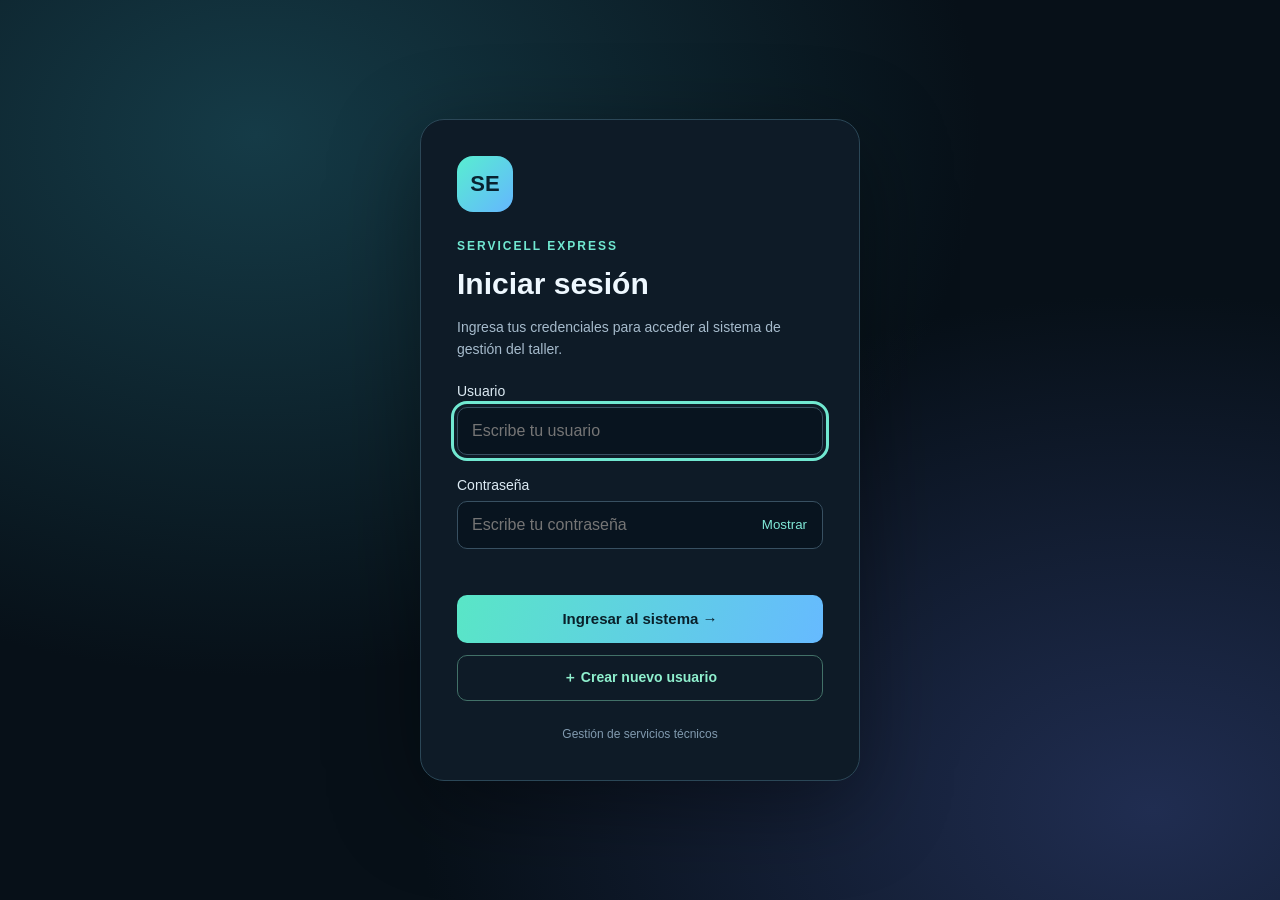
<file: index.html>
<!doctype html>
<html lang="es">
<head>
  <meta charset="utf-8">
  <meta name="viewport" content="width=device-width, initial-scale=1">
  <title>FixLab | Centro de reparacion movil</title>
  <link rel="stylesheet" href="styles.css">





</head>
<body>
<section id="sc-login" aria-labelledby="sc-title">
  <div class="sc-card">
    <div class="sc-logo" aria-hidden="true">SE</div>
    <span class="sc-brand">SERVICELL EXPRESS</span>
    <h1 id="sc-title">Iniciar sesión</h1>
    <p>Ingresa tus credenciales para acceder al sistema de gestión del taller.</p>
    <form id="sc-login-form">
      <label for="sc-user">Usuario</label>
      <input id="sc-user" name="username" autocomplete="username" placeholder="Escribe tu usuario" required autofocus autocapitalize="none" spellcheck="false">
      <label for="sc-password">Contraseña</label>
      <div class="sc-password">
        <input id="sc-password" name="password" type="password" autocomplete="current-password" placeholder="Escribe tu contraseña" required aria-describedby="sc-error">
        <button id="sc-toggle" type="button" aria-label="Mostrar contraseña" aria-pressed="false">Mostrar</button>
      </div>
      <p id="sc-error" role="alert" aria-live="polite"></p>
      <button id="sc-submit" type="submit">Ingresar al sistema →</button>
    </form>
    <button type="button" class="sc-create-btn" id="sc-open-create">＋ Crear nuevo usuario</button>
    <p class="sc-foot">Gestión de servicios técnicos</p>
    <noscript><p>Activa JavaScript en tu navegador para utilizar el sistema.</p></noscript>
  </div>
</section>
<dialog id="sc-create-dialog" aria-labelledby="sc-create-title">
  <div class="sc-dlg">
    <div class="sc-dlg-head">
      <div>
        <span class="sc-dlg-brand">SERVICELL EXPRESS</span>
        <h2 id="sc-create-title">Generar nuevo usuario</h2>
        <p>Crea la cuenta, comparte la contraseña y la persona podrá ingresar al sistema.</p>
      </div>
      <button type="button" class="sc-dlg-close" id="sc-create-close" aria-label="Cerrar">✕</button>
    </div>
    <div class="sc-dlg-body" id="sc-create-root"></div>
  </div>
</dialog>
<div id="sc-system" hidden inert>

  <div class="page-progress" id="pageProgress"></div>
  <div class="hardware-watermark" aria-hidden="true">
    <div class="ambient ambient-a"></div>
    <div class="ambient ambient-b"></div>
    <div class="pc-stage" id="pcStage">
      <div class="pc-shadow"></div>
      <div class="pc-photo" id="pcPhoto"></div>
      <div class="part shell shell-back" data-x="-260" data-y="-30" data-r="-6" data-z="-80"><span class="shell-grid"></span></div>
      <div class="part shell shell-front" data-x="280" data-y="-10" data-r="6" data-z="70"><span class="front-fan"></span><span class="front-fan"></span></div>
      <div class="part motherboard" data-x="-230" data-y="-110" data-r="-7" data-z="100"><div class="board-photo"></div><span class="cpu-socket"></span><span class="board-chip c1"></span><span class="board-chip c2"></span></div>
      <div class="part gpu" data-x="280" data-y="40" data-r="7" data-z="150"><div class="gpu-photo"></div><span class="gpu-fan gf1"></span><span class="gpu-fan gf2"></span></div>
      <div class="part cooler" data-x="130" data-y="-250" data-r="11" data-z="190"><span class="cooler-ring"></span><span class="cooler-core"></span></div>
      <div class="part ram ram-a" data-x="270" data-y="-170" data-r="14" data-z="180"><i></i><i></i><i></i><i></i></div>
      <div class="part ram ram-b" data-x="320" data-y="-215" data-r="18" data-z="210"><i></i><i></i><i></i><i></i></div>
      <div class="part ssd" data-x="270" data-y="220" data-r="-10" data-z="160"><b>FIX</b><span>LAB</span><i></i><i></i><i></i></div>
      <div class="part psu" data-x="-240" data-y="240" data-r="8" data-z="110"><span class="psu-fan"></span><b>TEST</b></div>
      <div class="part cables" data-x="-300" data-y="130" data-r="-18" data-z="80"><span></span><span></span><span></span></div>
      <div class="scan-line"></div>
    </div>
    <div class="hardware-state"><span>DIAGNOSTICO // SCROLL</span><strong id="stateLabel">EQUIPO LISTO</strong><div class="state-track"><i id="stateBar"></i></div></div>
  </div>

  <div class="app-shell">
    <aside class="sidebar">
      <a class="brand" href="#inicio"><span>F</span><strong>FIX<span>LAB</span></strong><small>TALLER MOVIL</small></a>
      <div class="branch"><i></i><div><b>Sucursal Central</b><small>Av. Ayacucho Esq. Santivañez · Abierto hoy · 08:00–18:00</small></div></div>
      <nav class="main-nav" aria-label="Navegacion principal">
        <a class="active" href="#inicio"><span>▦</span> Resumen</a>
        <a href="#ordenes"><span>▤</span> Ordenes de trabajo <b class="nav-count">8</b></a>
        <a href="#inventario"><span>◈</span> Inventario</a>
        <a href="#almacen" title="Almacén" aria-label="Almacén"><span>▣</span> Almacén</a>
        <a href="#clientes"><span>◎</span> Clientes</a>
      </nav>
      <div class="sidebar-bottom">
        <a href="#configuracion"><span>⚙</span> Configuracion</a>
        <div class="user"><span class="avatar">SM</span><div><b>Sergio M. Coca Muños</b><small>Tecnico principal</small></div><span class="more">···</span></div>
      </div>
    </aside>

    <main class="workspace" id="inicio">
      <header class="topbar">
        <div class="mobile-brand"><span>F</span><b>FIXLAB</b></div>
        <div class="search"><span>⌕</span><input type="search" placeholder="Buscar orden, cliente o IMEI..." aria-label="Buscar"></div>
        <div class="top-actions">
          <button id="sc-logout" type="button">Cerrar sesión</button>
          <button class="icon-button" id="notificationsBtn" aria-label="Notificaciones">♢<i></i></button>
          <button class="avatar top-avatar">JP</button>
        </div>
      </header>

      <section class="page-heading">
        <div>
          <span class="eyebrow">MARTES, 15 SEP 2026 · TURNO MAÑANA</span>
          <h1>Resumen del taller</h1>
          <p>Esto es lo que ocurre hoy en tu centro de reparacion.</p>
        </div>
        <div class="page-heading-actions">
          <button class="secondary-action" id="topReportsBtn" type="button">🔒 Reportes</button>
          <button class="primary-button" id="newRepair"><span>＋</span> Nueva reparacion</button>
        </div>
      </section>

      <section class="stats-grid" aria-label="Indicadores del taller">
        <article class="stat-card"><div class="stat-icon blue">⌁</div><div><span>Ordenes activas</span><strong>24</strong><small class="up">↑ 12.5% <em>vs. semana pasada</em></small></div></article>
        <article class="stat-card"><div class="stat-icon orange">◷</div><div><span>En diagnostico</span><strong>8</strong><small class="neutral">3 requieren atencion</small></div></article>
        <article class="stat-card"><div class="stat-icon green">✓</div><div><span>Listas para entregar</span><strong>11</strong><small class="up">↑ 8.2% <em>vs. semana pasada</em></small></div></article>
      </section>

      <section class="content-grid" id="ordenes">
        <article class="panel orders-panel">
          <div class="panel-heading"><div><h2>Ordenes recientes</h2><p>Seguimiento de los ultimos equipos recibidos</p></div><div><button class="secondary-action" id="editOrdersBtn" type="button">Editar ordenes</button><a href="#ordenes">Ver todas <span>→</span></a></div></div>
          <div class="filters">
            <button class="filter active">Todas <b>24</b></button>
            <button class="filter">En reparacion <b>8</b></button>
            <button class="filter">Listas <b>11</b></button>
            <button class="filter">Esperando pieza <b>5</b></button>
          </div>
          <div class="table-wrap">
            <table>
              <thead>
                <tr><th>ORDEN</th><th>FECHA RECIBIDO</th><th>CLIENTE / EQUIPO</th><th>PROBLEMA</th><th>ESTADO</th><th>FECHA DE ENTREGA</th><th>AVISO</th></tr>
              </thead>
              <tbody>
                <tr><td><b class="order-id">#FL-1048</b><small>Orden creada hoy</small></td><td><b>Hoy, 09:42</b></td><td><div class="device"><span class="device-icon iphone">▯</span><div><b>Maria Gonzalez</b><small>iPhone 13 Pro</small></div></div></td><td>Pantalla rota</td><td><span class="status in-progress">En reparacion</span></td><td><b>Hoy, 17:00</b></td><td><div class="order-actions"><button class="whatsapp-order-btn" type="button">WhatsApp</button><button class="row-menu">···</button></div></td></tr>
                <tr><td><b class="order-id">#FL-1047</b><small>Orden creada ayer</small></td><td><b>Ayer, 16:20</b></td><td><div class="device"><span class="device-icon samsung">▯</span><div><b>Carlos Rojas</b><small>Samsung S22</small></div></div></td><td>Cambio de bateria</td><td><span class="status ready">Lista para entregar</span></td><td><b>Hoy, 12:30</b></td><td><div class="order-actions"><button class="whatsapp-order-btn" type="button">WhatsApp</button><button class="row-menu">···</button></div></td></tr>
                <tr><td><b class="order-id">#FL-1046</b><small>Orden creada ayer</small></td><td><b>Ayer, 14:08</b></td><td><div class="device"><span class="device-icon xiaomi">▯</span><div><b>Diego Fernandez</b><small>Xiaomi 13 Lite</small></div></div></td><td>No enciende</td><td><span class="status waiting">Esperando pieza</span></td><td><b>18 Sep, 10:00</b></td><td><div class="order-actions"><button class="whatsapp-order-btn" type="button">WhatsApp</button><button class="row-menu">···</button></div></td></tr>
                <tr><td><b class="order-id">#FL-1045</b><small>Orden creada ayer</small></td><td><b>Ayer, 11:35</b></td><td><div class="device"><span class="device-icon motorola">▯</span><div><b>Ana Morales</b><small>Motorola Edge 40</small></div></div></td><td>Puerto de carga</td><td><span class="status diagnosis">Diagnostico</span></td><td><b>Por confirmar</b></td><td><div class="order-actions"><button class="whatsapp-order-btn" type="button">WhatsApp</button><button class="row-menu">···</button></div></td></tr>
              </tbody>
            </table>
          </div>
        </article>

        <aside class="panel activity-panel">
          <div class="panel-heading"><div><h2>Actividad</h2><p>Actualizaciones recientes</p></div><button class="dots">···</button></div>
          <div class="activity-list">
            <div class="activity"><span class="activity-avatar blue-bg">MG</span><div><p><b>Maria Gonzalez</b> aprobo el presupuesto</p><small>Hace 12 minutos · <strong>#FL-1048</strong></small></div></div>
            <div class="activity"><span class="activity-avatar green-bg">✓</span><div><p>Orden <b>#FL-1047</b> marcada como lista</p><small>Hace 38 minutos · por Juan Perez</small></div></div>
            <div class="activity"><span class="activity-avatar orange-bg">+</span><div><p>Nueva orden recibida en recepcion</p><small>Hace 1 hora · <strong>#FL-1048</strong></small></div></div>
            <div class="activity"><span class="activity-avatar purple-bg">AL</span><div><p><b>Andrea Lopez</b> dejo una resena</p><small>Hace 2 horas · 5 estrellas</small></div></div>
          </div>
          <button class="activity-link" id="viewActivityBtn">Ver toda la actividad <span>→</span></button>
        </aside>
      </section>

      <section class="lower-grid">
        <article class="panel inventory-panel" id="inventario">
          <div class="panel-heading"><div><h2>Inventario critico</h2><p>Piezas que necesitan reposicion</p></div><div><button class="secondary-action" id="editInventoryBtn" type="button">Editar inventario</button><a href="#inventario">Gestionar inventario <span>→</span></a></div></div>
          <div class="inventory-row"><div class="part-thumb battery">▰</div><div class="part-name"><b>Bateria iPhone 11</b><small>SKU: BAT-IP11-ORG</small></div><div class="stock"><span>Stock actual</span><b>2 unidades</b><i><em class="stock-low"></em></i></div><span class="stock-warning">Critico</span></div>
          <div class="inventory-row"><div class="part-thumb screen">▣</div><div class="part-name"><b>Pantalla Samsung A52</b><small>SKU: LCD-SA52-AMO</small></div><div class="stock"><span>Stock actual</span><b>4 unidades</b><i><em class="amber stock-medium"></em></i></div><span class="stock-warning amber-text">Bajo</span></div>
          <div class="inventory-row"><div class="part-thumb port">⌁</div><div class="part-name"><b>Flex puerto Lightning</b><small>SKU: FPC-IP13-ORG</small></div><div class="stock"><span>Stock actual</span><b>6 unidades</b><i><em class="blue-fill stock-high"></em></i></div><span class="stock-warning amber-text">Bajo</span></div>
        </article>

        <article class="panel schedule-panel">
          <div class="panel-heading"><div><h2>Agenda de hoy</h2><p>Proximas citas y entregas</p></div><button class="calendar" id="calendarBtn" aria-label="Ver agenda">▣</button></div>
          <div class="schedule-item"><time>10:30</time><div><b>Recepcion de equipo</b><small>Samsung Galaxy S23 · Luis Vargas</small></div><span class="dot blue-dot"></span></div>
          <div class="schedule-item"><time>12:30</time><div><b>Entrega programada</b><small>Samsung S22 · Carlos Rojas</small></div><span class="dot green-dot"></span></div>
          <div class="schedule-item"><time>15:00</time><div><b>Diagnostico express</b><small>iPhone 14 · Paula Salazar</small></div><span class="dot orange-dot"></span></div>
          <div class="schedule-item"><time>17:00</time><div><b>Entrega programada</b><small>iPhone 13 Pro · Maria Gonzalez</small></div><span class="dot green-dot"></span></div>
        </article>
      </section>

      <section class="integration-section" id="inventario-completo">
        <div class="section-heading">
          <div>
            <span class="eyebrow">CONTROL DE PIEZAS</span>
            <h2>Inventario</h2>
            <p>Consulta existencias, niveles minimos y proveedores.</p>
          </div>
          <button class="secondary-action" id="requestPartsBtn" type="button">＋ Solicitar piezas</button>
        </div>
        <div class="integration-grid">
          <article class="panel inventory-table">
            <div class="list-toolbar"><strong>Catalogo de repuestos</strong><input class="local-search" data-target=".inventory-item" placeholder="Buscar SKU o pieza..."></div>
            <div class="inventory-item"><span class="part-thumb battery">▰</span><div><b>Bateria iPhone 11</b><small>BAT-IP11-ORG · Proveedor: Mobile Parts</small></div><strong class="quantity critical-quantity">2 uds.</strong><span class="stock-warning">Critico</span></div>
            <div class="inventory-item"><span class="part-thumb screen">▣</span><div><b>Pantalla Samsung A52</b><small>LCD-SA52-AMO · Proveedor: Display Hub</small></div><strong class="quantity">4 uds.</strong><span class="stock-warning amber-text">Bajo</span></div>
            <div class="inventory-item"><span class="part-thumb port">⌁</span><div><b>Flex puerto Lightning</b><small>FPC-IP13-ORG · Proveedor: Mobile Parts</small></div><strong class="quantity">6 uds.</strong><span class="stock-warning amber-text">Bajo</span></div>
            <div class="inventory-item"><span class="part-thumb screen">▣</span><div><b>Pantalla iPhone 13 Pro</b><small>LCD-IP13-OLED · Proveedor: Original Tech</small></div><strong class="quantity healthy-quantity">12 uds.</strong><span class="stock-warning healthy-text">Disponible</span></div>
          </article>
          <aside class="panel supply-card">
            <span class="stat-icon orange">◷</span>
            <strong>3</strong>
            <p>productos bajo el minimo</p>
            <div class="summary-line"><span>Ultima reposicion</span><b>12 Sep</b></div>
            <div class="summary-line"><span>Pedido pendiente</span><b>8 piezas</b></div>
            <div class="purchase-request-list" id="purchaseRequestList">
              <div class="purchase-request-item"><span>Bateria iPhone 11</span><strong>Bs 180.00</strong></div>
              <div class="purchase-request-item"><span>Pantalla Samsung A52</span><strong>Bs 240.00</strong></div>
            </div>
            <button class="activity-link" data-toast="Pedido abierto">Ver pedidos →</button>
          </aside>
        </div>
      </section>

      <section class="integration-section" id="piezas">
        <div class="section-heading">
          <div>
            <span class="eyebrow">PIEZAS</span>
            <h2>Piezas</h2>
            <p>Catalogo de repuestos y seguimiento por pieza.</p>
          </div>
          <button class="secondary-action" id="newPartBtn" type="button">＋ Nueva pieza</button>
        </div>
        <div class="integration-grid">
          <article class="panel inventory-table">
            <div class="list-toolbar"><strong>Catalogo de piezas</strong><input class="local-search" data-target=".inventory-item" placeholder="Buscar pieza..."></div>
            <div class="inventory-item" data-part-name="Bateria iPhone 11" data-part-price="180" data-part-stock="2" data-part-supplier="Mobile Parts" data-part-status="Critico"><span class="part-thumb battery">▰</span><div><b>Bateria iPhone 11</b><small>BAT-IP11-ORG · Proveedor: Mobile Parts</small></div><strong class="quantity critical-quantity">2 uds.</strong><span class="stock-warning">Critico</span><button class="row-menu edit-part-btn" type="button" aria-label="Editar Bateria iPhone 11">···</button></div>
            <div class="inventory-item" data-part-name="Pantalla Samsung A52" data-part-price="240" data-part-stock="4" data-part-supplier="Display Hub" data-part-status="Bajo"><span class="part-thumb screen">▣</span><div><b>Pantalla Samsung A52</b><small>LCD-SA52-AMO · Proveedor: Display Hub</small></div><strong class="quantity">4 uds.</strong><span class="stock-warning amber-text">Bajo</span><button class="row-menu edit-part-btn" type="button" aria-label="Editar Pantalla Samsung A52">···</button></div>
            <div class="inventory-item" data-part-name="Flex puerto Lightning" data-part-price="120" data-part-stock="6" data-part-supplier="Mobile Parts" data-part-status="Bajo"><span class="part-thumb port">⌁</span><div><b>Flex puerto Lightning</b><small>FPC-IP13-ORG · Proveedor: Mobile Parts</small></div><strong class="quantity">6 uds.</strong><span class="stock-warning amber-text">Bajo</span><button class="row-menu edit-part-btn" type="button" aria-label="Editar Flex puerto Lightning">···</button></div>
            <div class="inventory-item" data-part-name="Pantalla iPhone 13 Pro" data-part-price="420" data-part-stock="12" data-part-supplier="Original Tech" data-part-status="Disponible"><span class="part-thumb screen">▣</span><div><b>Pantalla iPhone 13 Pro</b><small>LCD-IP13-OLED · Proveedor: Original Tech</small></div><strong class="quantity healthy-quantity">12 uds.</strong><span class="stock-warning healthy-text">Disponible</span><button class="row-menu edit-part-btn" type="button" aria-label="Editar Pantalla iPhone 13 Pro">···</button></div>
          </article>
          <aside class="panel supply-card">
            <span class="stat-icon orange">◷</span>
            <strong>4</strong>
            <p>piezas activas en pedido</p>
            <div class="summary-line"><span>Precio total estimado</span><b>Bs 1.250,00</b></div>
            <div class="summary-line"><span>Ultima revisada</span><b>Hoy</b></div>
            <div class="purchase-request-list">
              <div class="purchase-request-item"><span>Bateria iPhone 11</span><strong>Bs 180.00</strong></div>
              <div class="purchase-request-item"><span>Pantalla A52</span><strong>Bs 240.00</strong></div>
              <div class="purchase-request-item"><span>Flex Lightning</span><strong>Bs 120.00</strong></div>
            </div>
            <button class="activity-link" data-toast="Piezas revisadas">Ver piezas →</button>
          </aside>
        </div>
      </section>

      <section class="integration-section" id="clientes">
        <div class="section-heading">
          <div>
            <span class="eyebrow">CRM DEL TALLER</span>
            <h2>Clientes</h2>
            <p>Historial de visitas, equipos y comunicacion.</p>
          </div>
          <button class="secondary-action" id="newClientBtn" type="button">＋ Nuevo cliente</button>
        </div>
        <div class="integration-grid">
          <article class="panel client-list">
            <div class="list-toolbar"><strong>Directorio de clientes</strong><input class="local-search" data-target=".client-row" placeholder="Buscar cliente..."></div>
            <div class="client-row"><span class="client-avatar blue-bg">MG</span><div><b>Maria Gonzalez</b><small>3 reparaciones · Ultima visita hoy</small></div><span class="client-device">iPhone 13 Pro</span><span class="client-status active-client">Activo</span><button class="row-menu">···</button></div>
            <div class="client-row"><span class="client-avatar green-bg">CR</span><div><b>Carlos Rojas</b><small>5 reparaciones · Ultima visita ayer</small></div><span class="client-device">Samsung S22</span><span class="client-status active-client">Activo</span><button class="row-menu">···</button></div>
            <div class="client-row"><span class="client-avatar purple-bg">AL</span><div><b>Andrea Lopez</b><small>1 reparacion · Ultima visita 12 Sep</small></div><span class="client-device">iPhone 14</span><span class="client-status">Seguimiento</span><button class="row-menu">···</button></div>
          </article>
          <aside class="panel client-summary"><span class="stat-icon blue">◎</span><strong>86</strong><p>Clientes registrados</p><div class="summary-line"><span>Nuevos este mes</span><b>+14</b></div><div class="summary-line"><span>Clientes recurrentes</span><b>62%</b></div><button class="activity-link" data-toast="Exportacion preparada">Exportar directorio →</button></aside>
        </div>
      </section>

<section class="integration-section" id="productos-pedir">
        <div class="section-heading">
          <div>
            <span class="eyebrow">PEDIDOS EXTRA</span>
            <h2>Productos para pedir</h2>
            <p>Solicita equipos y accesorios adicionales para venta o reforzar el inventario.</p>
          </div>
          <button class="secondary-action" id="requestProductsBtn" type="button">＋ Solicitar productos</button>
        </div>
        <div class="integration-grid">
          <article class="panel inventory-table">
            <div class="list-toolbar"><strong>Catalogo de productos</strong></div>
            <div class="inventory-item"><span class="part-thumb screen">◫</span><div><b>Laptops</b><small>Modelos para trabajo, estudio y gaming</small></div><strong class="quantity">Disponibles</strong><span class="stock-warning healthy-text">Solicitar</span></div>
            <div class="inventory-item"><span class="part-thumb battery">◔</span><div><b>Relojes digitales</b><small>Con alarma, cronometro y resistencia al agua</small></div><strong class="quantity">Stock alto</strong><span class="stock-warning healthy-text">Solicitar</span></div>
            <div class="inventory-item"><span class="part-thumb port">◍</span><div><b>Parlantes</b><small>Portatiles y de escritorio con sonido potente</small></div><strong class="quantity">En demanda</strong><span class="stock-warning amber-text">Pedir</span></div>
            <div class="inventory-item"><span class="part-thumb screen">▣</span><div><b>Pates electronicas</b><small>Modelos para uso personal y profesional</small></div><strong class="quantity">Revisar stock</strong><span class="stock-warning amber-text">Pedir</span></div>
          </article>
          <aside class="panel supply-card">
            <span class="stat-icon blue">◉</span>
            <strong>4</strong>
            <p>categorias activas para pedido</p>
            <div class="summary-line"><span>Ultimo pedido</span><b>Hoy</b></div>
            <div class="summary-line"><span>Estado</span><b>Abierto</b></div>
            <button class="activity-link" data-toast="Pedido listo">Ver pedido →</button>
          </aside>
        </div>
      </section>


<section class="integration-section" id="almacen">
 <div class="section-heading"><div><span class="eyebrow">EXISTENCIAS Y REPOSICIÓN</span><h2>Almacén</h2><p>Revisa lo que tienes y prepara lo que necesitas pedir.</p></div><button class="primary-button" id="wh-add">＋ Nuevo repuesto</button></div>
 <p class="wh-note">Los registros iniciales son ejemplos del archivo. Ajusta las cantidades a tu almacén. Los cambios se guardan en este navegador. Los pedidos no se envían al proveedor.</p>
 <div class="wh-stats" id="wh-stats"></div>
 <article class="panel wh-panel"><div class="wh-toolbar"><label>Buscar repuesto<input id="wh-search" type="search" placeholder="Nombre o proveedor"></label><label>Mostrar<select id="wh-filter"><option value="all">Todos los repuestos</option><option value="low">Stock bajo o agotado</option><option value="need">Necesitan pedido</option></select></label><button class="secondary-action" id="wh-export">Descargar lista de compra</button></div>
 <p class="wh-note">Stock bajo: existencias iguales o inferiores al mínimo. Pedido sugerido = objetivo − existencias − unidades pendientes, cuando se alcanza el mínimo.</p>
 <div class="table-wrap"><table class="wh-table"><thead><tr><th>Repuesto / proveedor</th><th>Disponible</th><th>Mínimo</th><th>Objetivo</th><th>Pendiente</th><th>A pedir</th><th>Estado</th><th>Acciones</th></tr></thead><tbody id="wh-rows"></tbody></table></div></article>
 <article class="panel wh-panel"><h3>Pedidos registrados</h3><p class="wh-note">Al recibir un pedido, sus unidades se suman al stock una sola vez.</p><div id="wh-orders"></div></article>
 <p id="wh-message" role="status" aria-live="polite"></p>
</section>
<dialog id="wh-dialog"><form id="wh-form"><h2 id="wh-title"></h2><div id="wh-fields"></div><p id="wh-error" role="alert"></p><div class="modal-actions"><button type="button" class="secondary-button" id="wh-cancel">Cancelar</button><button class="primary-button">Guardar</button></div></form></dialog>
      <footer><span>© 2026 FixLab</span><span>Centro de reparacion movil</span><a href="#" id="footerReportsBtn">🔒 Ver reportes</a></footer>
    </main>
  </div>

  <div class="modal-backdrop" id="repairModal" hidden>
    <div class="modal" role="dialog" aria-modal="true" aria-labelledby="modalTitle">
      <button class="modal-close" id="closeModal" aria-label="Cerrar">×</button>
      <span class="eyebrow">NUEVA ORDEN DE TRABAJO</span>
      <h2 id="modalTitle">Registrar reparacion</h2>
      <p>Completa los datos basicos para crear una orden.</p>
      <form id="repairForm">
        <label>Cliente<input name="client" required placeholder="Nombre completo"></label>
        <label>WhatsApp del cliente<input name="phone" inputmode="tel" required placeholder="Ej. 70000000 o +59170000000"></label>
        <div class="form-row">
          <label>Dispositivo<input name="device" required placeholder="Marca y modelo"></label>
          <label>Problema<select name="issue"><option>Pantalla rota</option><option>Cambio de bateria</option><option>No enciende</option><option>Puerto de carga</option><option>Otro diagnostico</option></select></label>
        </div>
        <label>Precio de la reparacion (Bs)<input name="price" type="number" min="0" step="0.01" required placeholder="Ej. 250.00"></label>
        <label>Fecha y hora de recibido<input name="received" type="datetime-local" required></label>
        <label>Fecha y hora de entrega<input name="delivery" type="datetime-local" required></label>
        <label>Notas del tecnico<textarea name="notes" rows="3" placeholder="Detalles visibles, accesorios recibidos..."></textarea></label>
        <div class="modal-actions"><button type="button" class="secondary-button" id="cancelModal">Cancelar</button><button class="primary-button" type="submit">Crear orden</button></div>
      </form>
    </div>
  </div>

  <div class="modal-backdrop" id="purchaseModal" hidden>
    <div class="modal" role="dialog" aria-modal="true" aria-labelledby="purchaseTitle">
      <button class="modal-close" id="closePurchaseModal" aria-label="Cerrar">×</button>
      <span class="eyebrow">SOLICITUD DE INVENTARIO</span>
      <h2 id="purchaseTitle">Solicitar piezas</h2>
      <p>Completa el repuesto, cantidad y proveedor para pedirlo.</p>
      <form id="purchaseForm">
        <label><span id="purchaseItemLabel">Repuesto</span><select name="part" required>
          <option>Bateria iPhone 11</option>
          <option>Pantalla Samsung A52</option>
          <option>Flex puerto Lightning</option>
          <option>Pantalla iPhone 13 Pro</option>
          <option>Parlante portatil</option>
          <option>Reloj digital</option>
        </select></label>
        <div class="form-row">
          <label>Cantidad<input type="number" name="quantity" min="1" value="1" required></label>
          <label>Precio (Bs)<input type="number" name="price" min="0" step="0.01" required placeholder="Ej. 120.00"></label>
        </div>
        <div class="form-row">
          <label>Prioridad<select name="priority"><option>Normal</option><option>Urgente</option><option>Para hoy</option></select></label>
          <label>Proveedor<input name="supplier" placeholder="Nombre del proveedor" required></label>
        </div>
        <label>Notas<textarea name="notes" rows="3" placeholder="Detalles extra, referencia o observacion..."></textarea></label>
        <div class="modal-actions"><button type="button" class="secondary-button" id="cancelPurchaseModal">Cancelar</button><button class="primary-button" type="submit">Enviar solicitud</button></div>
      </form>
    </div>
  </div>

  <div class="modal-backdrop" id="clientModal" hidden>
    <div class="modal" role="dialog" aria-modal="true" aria-labelledby="clientTitle">
      <button class="modal-close" id="closeClientModal" aria-label="Cerrar">×</button>
      <span class="eyebrow">CRM DEL TALLER</span>
      <h2 id="clientTitle">Registrar cliente</h2>
      <p>Guarda los datos basicos para consultar su historial despues.</p>
      <form id="clientForm">
        <label>Nombre completo<input name="name" required placeholder="Nombre y apellido"></label>
        <div class="form-row">
          <label>Telefono / WhatsApp<input name="phone" inputmode="tel" required placeholder="Ej. 70000000"></label>
          <label>Equipo<input name="device" required placeholder="Marca y modelo"></label>
        </div>
        <div class="form-row">
          <label>Precio estimado (Bs)<input name="estimatedPrice" type="number" min="0" step="0.01" required placeholder="Ej. 350.00"></label>
          <label>Precio del trabajo (Bs)<input name="workPrice" type="number" min="0" step="0.01" required placeholder="Ej. 250.00"></label>
        </div>
        <label>Notas<textarea name="notes" rows="3" placeholder="Observaciones del cliente..."></textarea></label>
        <div class="modal-actions"><button type="button" class="secondary-button" id="cancelClientModal">Cancelar</button><button class="primary-button" type="submit">Guardar cliente</button></div>
      </form>
    </div>
  </div>

  <div class="modal-backdrop" id="partModal" hidden>
    <div class="modal" role="dialog" aria-modal="true" aria-labelledby="partTitle">
      <button class="modal-close" id="closePartModal" aria-label="Cerrar">×</button>
      <span class="eyebrow">GESTION DE PIEZAS</span>
      <h2 id="partTitle">Registrar pieza</h2>
      <p>Agrega la pieza con su precio, stock y proveedor.</p>
      <form id="partForm">
        <label>Nombre de la pieza<input name="partName" required placeholder="Ej. Bateria iPhone 11"></label>
        <div class="form-row">
          <label>Precio (Bs)<input name="partPrice" type="number" min="0" step="0.01" required placeholder="Ej. 180.00"></label>
          <label>Stock<input name="partStock" type="number" min="0" required value="1"></label>
        </div>
        <label>Proveedor<input name="partSupplier" required placeholder="Nombre del proveedor"></label>
        <label>Estado<select name="partStatus"><option>Disponible</option><option>Bajo</option><option>Critico</option><option>Solicitado</option></select></label>
        <div class="modal-actions"><button type="button" class="secondary-button" id="cancelPartModal">Cancelar</button><button class="primary-button" type="submit">Guardar pieza</button></div>
      </form>
    </div>
  </div>

  <div class="modal-backdrop" id="reportsAccessModal" hidden>
    <div class="modal reports-access-modal" role="dialog" aria-modal="true" aria-labelledby="reportsAccessTitle">
      <button class="modal-close" id="closeReportsAccessModal" aria-label="Cerrar">×</button>
      <span class="eyebrow">ACCESO PROTEGIDO</span>
      <h2 id="reportsAccessTitle">Ingresar a Reportes</h2>
      <p>Introduce la contraseña para consultar los reportes del taller.</p>
      <form id="reportsAccessForm" autocomplete="off">
        <label>Contraseña
          <input id="reportsPasswordInput" name="reportsPassword" type="password" required autocomplete="current-password" placeholder="Escribe la contraseña">
        </label>
        <p id="reportsPasswordError" class="reports-password-error" role="alert" aria-live="polite"></p>
        <div class="modal-actions">
          <button type="button" class="secondary-button" id="cancelReportsAccess">Cancelar</button>
          <button class="primary-button" type="submit">🔓 Ingresar</button>
        </div>
      </form>
    </div>
  </div>

  <div class="modal-backdrop" id="reportsFullModal" hidden>
    <div class="modal reports-full-modal" role="dialog" aria-modal="true" aria-labelledby="reportsFullTitle">
      <button class="modal-close" id="closeReportsFullModal" aria-label="Cerrar">×</button>
      <span class="eyebrow">VISTA COMPLETA</span>
      <h2 id="reportsFullTitle">Reportes del taller</h2>
      <p>Indicadores principales y resumen general del rendimiento del taller.</p>
      <div class="reports-full-grid">
        <div class="reports-full-metric"><span class="stat-icon green">✓</span><div><small>Ordenes completadas</small><strong>42</strong><em>↑ 8 esta semana</em></div></div>
        <div class="reports-full-metric"><span class="stat-icon orange">◷</span><div><small>Ticket promedio</small><strong>Bs 439</strong><em>Por reparacion</em></div></div>
        <div class="reports-full-metric"><span class="stat-icon blue">◎</span><div><small>Clientes activos</small><strong>86</strong><em>+14 este mes</em></div></div>
        <div class="reports-full-metric"><span class="stat-icon red">!</span><div><small>Ordenes pendientes</small><strong>13</strong><em>5 esperan piezas</em></div></div>
      </div>
      <div class="report-grid" style="margin-block-start: 18px;">
        <article class="panel chart-panel">
          <div class="panel-heading"><div><h2>Ingresos por semana</h2><p>Detalle de ingresos semanales</p></div><span class="chart-trend">↑ 16.4%</span></div>
          <div class="chart"><i class="bar-1"></i><i class="bar-2"></i><i class="bar-3"></i><i class="bar-4"></i><i class="bar-5"></i><i class="bar-6"></i><i class="bar-7"></i></div>
          <div class="chart-labels"><span>Sem 1</span><span>Sem 2</span><span>Sem 3</span><span>Sem 4</span></div>
        </article>
        <article class="panel performance-panel">
          <div class="panel-heading"><div><h2>Rendimiento</h2><p>Calidad de servicio</p></div></div>
          <div class="performance-item"><span>Reparaciones completadas</span><b>92%</b><i><em class="performance-green"></em></i></div>
          <div class="performance-item"><span>Entregas a tiempo</span><b>87%</b><i><em class="performance-blue"></em></i></div>
          <div class="performance-item"><span>Satisfaccion del cliente</span><b>4.8/5</b><i><em class="performance-purple"></em></i></div>
          <div class="performance-item"><span>Tiempo promedio</span><b>2.4 dias</b><i><em class="performance-orange"></em></i></div>
        </article>
      </div>
    </div>
  </div>

  <div class="modal-backdrop" id="manageModal" hidden>
    <div class="modal" role="dialog" aria-modal="true" aria-labelledby="manageTitle">
      <button class="modal-close" id="closeManageModal" aria-label="Cerrar">×</button>
      <span class="eyebrow">GESTION DEL TALLER</span>
      <h2 id="manageTitle">Modificar registro</h2>
      <p id="manageDescription">Actualiza la informacion seleccionada.</p>
      <form id="manageForm"></form>
    </div>
  </div>

  <div class="toast" id="toast" role="status"></div>

  <script src="db.js"></script>
<script src="app.js"></script>

<!-- CHATBOT FIXLAB -->


<div id="ayuda-fixlab">
  <section
    id="ventana-ayuda"
    aria-label="Asistente FixLab"
    hidden
  >
    <div id="cabecera-ayuda">
      <div>
        <strong>Asistente FixLab</strong>
        <small>Ayuda local · Respuestas programadas</small>
      </div>

      <button
        id="cerrar-ayuda"
        type="button"
        aria-label="Cerrar chatbot"
      >×</button>
    </div>

    <div
      id="mensajes-ayuda"
      role="log"
      aria-live="polite"
      aria-label="Conversación"
    ></div>

    <div id="opciones-ayuda">
      <button type="button">Resumen</button>
      <button type="button">Ver órdenes</button>
      <button type="button">Stock bajo</button>
      <button type="button">Nueva reparación</button>
    </div>

    <form id="formulario-ayuda">
      <input
        id="consulta-ayuda"
        type="text"
        placeholder="Escribe tu consulta..."
        aria-label="Escribe tu consulta"
        maxlength="500"
        autocomplete="off"
        required
      >
      <button type="submit">Enviar</button>
    </form>
  </section>

  <button
    id="abrir-ayuda"
    type="button"
    aria-controls="ventana-ayuda"
    aria-expanded="false"
  >💬 Asistente FixLab</button>
</div>

<script src="ayuda.js"></script>




<script src="almacen.js"></script>
</div>
<script id="sc-auth-script" src="usuarios.js"></script>
</body>
</html>
</file>
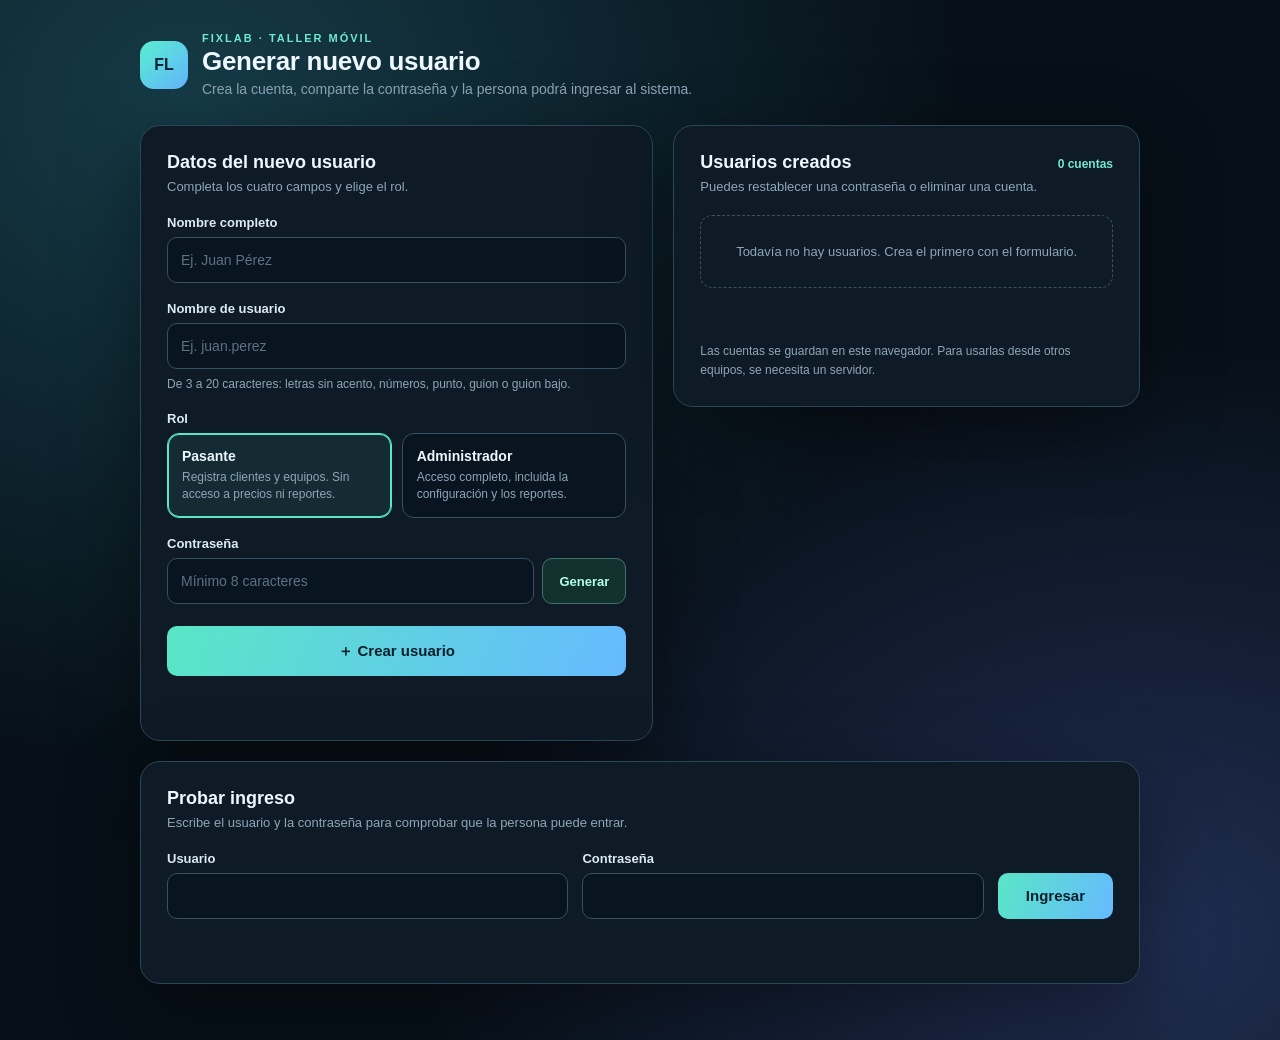
<file: generar-usuario.html>
<!doctype html>
<html lang="es">
<head>
<meta charset="utf-8">
<meta name="viewport" content="width=device-width, initial-scale=1">
<title>FixLab · Generar nuevo usuario</title>
<link rel="stylesheet" href="generar-usuario.css">
</head>
<body>
<div class="wrap">
  <header>
    <div class="logo" aria-hidden="true">FL</div>
    <div>
      <div class="brand">FIXLAB · TALLER MÓVIL</div>
      <h1>Generar nuevo usuario</h1>
      <p>Crea la cuenta, comparte la contraseña y la persona podrá ingresar al sistema.</p>
    </div>
  </header>

  <div class="grid">
    <section class="card" aria-labelledby="t-new">
      <div class="card-head">
        <div>
          <h2 id="t-new">Datos del nuevo usuario</h2>
          <p>Completa los cuatro campos y elige el rol.</p>
        </div>
      </div>

      <form id="new-user" autocomplete="off" novalidate>
        <label class="lbl" for="name">Nombre completo</label>
        <input class="field" id="name" maxlength="60" placeholder="Ej. Juan Pérez">

        <label class="lbl" for="username">Nombre de usuario</label>
        <input class="field" id="username" maxlength="20" placeholder="Ej. juan.perez" autocapitalize="none" spellcheck="false">
        <p class="hint">De 3 a 20 caracteres: letras sin acento, números, punto, guion o guion bajo.</p>

        <span class="lbl" id="role-title">Rol</span>
        <div class="roles" role="radiogroup" aria-labelledby="role-title">
          <label class="role">
            <input type="radio" name="role" value="pasante" checked>
            <span><b>Pasante</b><small>Registra clientes y equipos. Sin acceso a precios ni reportes.</small></span>
          </label>
          <label class="role">
            <input type="radio" name="role" value="admin">
            <span><b>Administrador</b><small>Acceso completo, incluida la configuración y los reportes.</small></span>
          </label>
        </div>

        <label class="lbl" for="password">Contraseña</label>
        <div class="row">
          <input class="field" id="password" maxlength="64" placeholder="Mínimo 8 caracteres">
          <button type="button" class="btn" id="generate">Generar</button>
        </div>

        <button class="btn primary" type="submit">＋ Crear usuario</button>
      </form>
      <div class="msg" id="form-msg" role="status" aria-live="polite"></div>
    </section>

    <section class="card" aria-labelledby="t-list">
      <div class="card-head">
        <div>
          <h2 id="t-list">Usuarios creados</h2>
          <p>Puedes restablecer una contraseña o eliminar una cuenta.</p>
        </div>
        <span class="count" id="count">0 cuentas</span>
      </div>
      <div class="list" id="list"></div>
      <div class="msg list-msg" id="list-msg" role="status" aria-live="polite"></div>
      <p class="note">Las cuentas se guardan en este navegador. Para usarlas desde otros equipos, se necesita un servidor.</p>
    </section>

    <section class="card wide" aria-labelledby="t-login">
      <div class="card-head">
        <div>
          <h2 id="t-login">Probar ingreso</h2>
          <p>Escribe el usuario y la contraseña para comprobar que la persona puede entrar.</p>
        </div>
      </div>
      <form id="login" class="login-grid" autocomplete="off">
        <div>
          <label class="lbl" for="l-user">Usuario</label>
          <input class="field" id="l-user" autocapitalize="none" spellcheck="false">
        </div>
        <div>
          <label class="lbl" for="l-pass">Contraseña</label>
          <input class="field" id="l-pass" type="password">
        </div>
        <button class="btn primary" type="submit">Ingresar</button>
      </form>
      <div class="msg" id="login-msg" role="status" aria-live="polite"></div>
    </section>
  </div>
</div>

<script src="db.js"></script>
<script src="generar-usuario.js"></script>
</body>
</html>
</file>
<file: styles.css>
/* ===== bloque 1 ===== */
﻿:root {
  --bg: #05070a;
  --bg2: #090d13;
  --panel: rgba(8, 13, 20, 0.76);
  --line: rgba(255, 255, 255, 0.1);
  --text: #f4f7fb;
  --muted: #9ca8b8;
  --cyan: #38e8ff;
  --blue: #5f7cff;
  --red: #ef3340;
  --yellow: #f7d117;
  --green: #18b66a;
  --ease: cubic-bezier(0.2, 0.8, 0.2, 1);
}
* {
  box-sizing: border-box;
}
html {
  scroll-behavior: smooth;
}
body {
  margin: 0;
  background: var(--bg);
  color: var(--text);
  font-family:
    Inter,
    Segoe UI,
    Arial,
    sans-serif;
  overflow-x: hidden;
}
.page-progress {
  position: fixed;
  z-index: 9999;
  inset-inline-start: 0;
  inset-block-start: 0;
  block-size: 3px;
  inline-size: 0;
  background: linear-gradient(
    90deg,
    var(--red),
    var(--yellow),
    var(--green),
    var(--cyan)
  );
  box-shadow: 0 0 18px rgba(56, 232, 255, 0.6);
}
body:before {
  content: "";
  position: fixed;
  inset: 0;
  z-index: -5;
  background:
    radial-gradient(
      circle at 15% 15%,
      rgba(95, 124, 255, 0.12),
      transparent 32%
    ),
    radial-gradient(
      circle at 90% 70%,
      rgba(56, 232, 255, 0.08),
      transparent 32%
    ),
    linear-gradient(180deg, #05070a, #070b11 45%, #05070a);
  pointer-events: none;
}

/* Hardware fijo detrás de TODO */
.hardware-watermark {
  position: fixed;
  inset: 0;
  z-index: -1;
  overflow: hidden;
  pointer-events: none;
  perspective: 1300px;
}
.ambient {
  position: absolute;
  border-radius: 50%;
  filter: blur(90px);
  opacity: 0.22;
}
.ambient-a {
  inline-size: 520px;
  block-size: 520px;
  background: #183cff;
  inset-inline-start: 48%;
  inset-block-start: 25%;
  transform: translate(-50%, -50%);
}
.ambient-b {
  inline-size: 480px;
  block-size: 480px;
  background: #06c9ff;
  inset-inline-start: 58%;
  inset-block-start: 72%;
  transform: translate(-50%, -50%);
}
.pc-stage {
  position: absolute;
  inset-inline-start: 58%;
  inset-block-start: 50%;
  inline-size: min(58vw, 760px);
  block-size: min(78vh, 760px);
  transform: translate(-50%, -50%) rotateX(2deg);
  transform-style: preserve-3d;
  transition: filter 0.25s ease;
}
.pc-shadow {
  position: absolute;
  inset-inline-start: 18%;
  inset-inline-end: 18%;
  inset-block-end: 5%;
  block-size: 8%;
  background: #000;
  filter: blur(35px);
  opacity: 0.65;
  border-radius: 50%;
}
.pc-photo {
  position: absolute;
  inset: 9% 14%;
  border-radius: 32px;
  background-image:
    linear-gradient(180deg, rgba(0, 0, 0, 0.16), rgba(0, 0, 0, 0.58)),
    url("https://images.unsplash.com/photo-1587831990711-23ca6441447b?auto=format&fit=crop&w=1400&q=88");
  background-size: cover;
  background-position: center;
  opacity: 0.68;
  filter: saturate(0.9) contrast(1.34) brightness(0.86);
  box-shadow:
    0 0 90px rgba(33, 167, 255, 0.18),
    inset 0 0 40px rgba(0, 0, 0, 0.32);
  transition:
    opacity 0.15s linear,
    transform 0.15s linear;
}
.pc-photo:after {
  content: "";
  position: absolute;
  inset: 0;
  border: 1px solid rgba(126, 219, 255, 0.32);
  border-radius: inherit;
  box-shadow:
    inset 0 0 60px rgba(0, 0, 0, 0.6),
    inset 0 0 18px rgba(255, 255, 255, 0.08);
}
.part {
  position: absolute;
  inset-inline-start: 50%;
  inset-block-start: 50%;
  transform-style: preserve-3d;
  will-change: transform, opacity;
  opacity: 0.29;
  filter: saturate(0.9);
  transition: filter 0.2s linear;
}
.shell {
  inline-size: 360px;
  block-size: 500px;
  margin: -250px 0 0 -180px;
  border: 1px solid rgba(154, 206, 228, 0.38);
  border-radius: 26px;
  background: linear-gradient(
    145deg,
    rgba(95, 112, 124, 0.24),
    rgba(9, 14, 19, 0.08)
  );
  box-shadow:
    inset 0 0 45px rgba(104, 190, 236, 0.06),
    0 12px 55px rgba(0, 0, 0, 0.25);
}
.shell-back {
  clip-path: polygon(0 0, 100% 4%, 94% 100%, 4% 95%);
}
.shell-front {
  inline-size: 120px;
  margin-inline-start: 80px;
  background: linear-gradient(
    90deg,
    rgba(52, 65, 72, 0.12),
    rgba(103, 126, 138, 0.28)
  );
  display: flex;
  flex-direction: column;
  align-items: center;
  justify-content: center;
  gap: 22px;
}
.shell-grid {
  position: absolute;
  inset: 18px;
  background:
    repeating-linear-gradient(
      0deg,
      rgba(255, 255, 255, 0.05) 0 1px,
      transparent 1px 8px
    ),
    repeating-linear-gradient(
      90deg,
      rgba(255, 255, 255, 0.04) 0 1px,
      transparent 1px 8px
    );
  border-radius: 18px;
}
.front-fan {
  inline-size: 74px;
  block-size: 74px;
  border: 6px solid rgba(97, 234, 255, 0.2);
  border-radius: 50%;
  box-shadow:
    0 0 22px rgba(56, 232, 255, 0.14),
    inset 0 0 18px rgba(56, 232, 255, 0.13);
}
.front-fan:before,
.cooler-ring:before,
.gpu-fan:before,
.psu-fan:before {
  content: "";
  position: absolute;
  inline-size: 8px;
  block-size: 34px;
  background: rgba(190, 220, 232, 0.25);
  inset-inline-start: 50%;
  inset-block-start: 50%;
  transform: translate(-50%, -50%) rotate(35deg);
  border-radius: 50%;
}
.front-fan {
  position: relative;
}
.motherboard {
  inline-size: 280px;
  block-size: 310px;
  margin: -185px 0 0 -155px;
  border-radius: 16px;
  overflow: hidden;
  border: 1px solid rgba(117, 255, 220, 0.3);
  background: linear-gradient(145deg, rgba(8, 21, 20, 0.94), rgba(8, 14, 18, 0.8));
  box-shadow:
    0 0 38px rgba(30, 210, 162, 0.09),
    inset 0 0 30px rgba(96, 210, 170, 0.08);
}
.board-photo {
  position: absolute;
  inset: 0;
  background: url("https://images.unsplash.com/photo-1518770660439-4636190af475?auto=format&fit=crop&w=900&q=86")
    center/cover;
  opacity: 0.82;
  mix-blend-mode: screen;
  filter: saturate(1.4) contrast(1.2) brightness(1.08);
}
.motherboard:after {
  content: "";
  position: absolute;
  inset: 0;
  background: linear-gradient(
    135deg,
    rgba(6, 20, 18, 0.15),
    rgba(2, 8, 10, 0.72)
  );
}
.cpu-socket {
  position: absolute;
  z-index: 2;
  inline-size: 78px;
  block-size: 78px;
  inset-inline-start: 110px;
  inset-block-start: 72px;
  border: 8px solid rgba(194, 213, 208, 0.45);
  background: rgba(90, 118, 110, 0.2);
  box-shadow: inset 0 0 20px #000;
}
.board-chip {
  position: absolute;
  z-index: 2;
  inline-size: 44px;
  block-size: 58px;
  background: #0b1014;
  border: 1px solid rgba(255, 255, 255, 0.17);
}
.board-chip.c1 {
  inset-inline-start: 30px;
  inset-block-start: 52px;
}
.board-chip.c2 {
  inset-inline-end: 24px;
  inset-block-end: 54px;
}
.gpu {
  inline-size: 310px;
  block-size: 112px;
  margin: -10px 0 0 -130px;
  border-radius: 15px;
  background: linear-gradient(180deg, rgba(33, 42, 49, 0.96), rgba(10, 13, 16, 0.9));
  border: 1px solid rgba(153, 192, 210, 0.3);
  overflow: hidden;
  box-shadow:
    0 16px 40px rgba(0, 0, 0, 0.3),
    inset 0 0 18px rgba(255, 255, 255, 0.06);
}
.gpu-photo {
  position: absolute;
  inset: 0;
  background: url("https://images.unsplash.com/photo-1591488320449-011701bb6704?auto=format&fit=crop&w=900&q=86")
    center/cover;
  opacity: 0.76;
  filter: saturate(1.25) contrast(1.28) brightness(0.96);
}
.gpu:after {
  content: "GEFORCE // GRAPHICS";
  position: absolute;
  inset-inline-start: 16px;
  inset-block-end: 8px;
  font-size: 10px;
  letter-spacing: 2px;
  color: rgba(255, 255, 255, 0.55);
  text-shadow: 0 0 12px rgba(56, 232, 255, 0.18);
}
.gpu-fan {
  position: absolute;
  z-index: 3;
  inline-size: 68px;
  block-size: 68px;
  border-radius: 50%;
  border: 7px solid rgba(170, 190, 203, 0.28);
  inset-block-start: 16px;
  box-shadow: inset 0 0 22px #000;
}
.gpu-fan.gf1 {
  inset-inline-end: 90px;
}
.gpu-fan.gf2 {
  inset-inline-end: 15px;
}
.gpu-fan:before {
  block-size: 28px;
}
.cooler {
  inline-size: 120px;
  block-size: 120px;
  margin: -115px 0 0 -52px;
  border-radius: 50%;
  background: radial-gradient(
    circle,
    #111 0 24%,
    #2a3640 26% 38%,
    #0d1216 40% 55%,
    rgba(56, 232, 255, 0.16) 56% 60%,
    #0a0c0f 61%
  );
  box-shadow: 0 0 35px rgba(56, 232, 255, 0.16);
}
.cooler-ring {
  position: absolute;
  inset: 9px;
  border: 1px solid rgba(91, 234, 255, 0.45);
  border-radius: 50%;
}
.cooler-core {
  position: absolute;
  inset-inline-start: 50%;
  inset-block-start: 50%;
  inline-size: 24px;
  block-size: 24px;
  transform: translate(-50%, -50%);
  background: #202a2f;
  border-radius: 50%;
  box-shadow: 0 0 12px rgba(56, 232, 255, 0.3);
}
.ram {
  inline-size: 24px;
  block-size: 180px;
  margin: -145px 0 0 72px;
  background: linear-gradient(90deg, #111b19, #17463b, #0d1816);
  border: 1px solid rgba(75, 255, 193, 0.28);
  border-radius: 4px;
  box-shadow: 0 0 20px rgba(25, 205, 146, 0.08);
}
.ram-b {
  margin-inline-start: 104px;
}
.ram i {
  display: block;
  inline-size: 14px;
  block-size: 26px;
  background: #07100e;
  margin: 13px auto;
  border: 1px solid rgba(255, 255, 255, 0.08);
}
.ssd {
  inline-size: 145px;
  block-size: 52px;
  margin: 108px 0 0 18px;
  background: linear-gradient(180deg, #16251f, #08110e);
  border: 1px solid rgba(82, 255, 178, 0.27);
  border-radius: 7px;
  padding: 9px 12px;
}
.ssd b {
  font-size: 13px;
  color: #72ffd0;
}
.ssd span {
  font-size: 9px;
  color: #8ea99f;
  margin-inline-start: 8px;
}
.ssd i {
  display: inline-block;
  inline-size: 18px;
  block-size: 12px;
  background: #050908;
  margin: 8px 3px 0;
  border: 1px solid rgba(255, 255, 255, 0.1);
}
.psu {
  inline-size: 190px;
  block-size: 120px;
  margin: 120px 0 0 -160px;
  background: linear-gradient(145deg, #1e272d, #090d10);
  border: 1px solid rgba(192, 209, 219, 0.22);
  border-radius: 10px;
}
.psu-fan {
  position: absolute;
  inline-size: 78px;
  block-size: 78px;
  border: 8px solid rgba(168, 188, 201, 0.2);
  border-radius: 50%;
  inset-inline-start: 18px;
  inset-block-start: 20px;
  box-shadow: inset 0 0 22px #000;
}
.psu b {
  position: absolute;
  inset-inline-end: 18px;
  inset-block-end: 18px;
  color: rgba(255, 255, 255, 0.5);
  font-size: 17px;
}
.cables {
  inline-size: 100px;
  block-size: 180px;
  margin: -20px 0 0 -165px;
}
.cables span {
  position: absolute;
  inline-size: 100px;
  block-size: 70px;
  border: 7px solid rgba(34, 40, 45, 0.78);
  border-inline-start-color: transparent;
  border-block-end-color: transparent;
  border-radius: 50%;
  transform: rotate(25deg);
}
.cables span:nth-child(2) {
  inset-block-start: 30px;
  inset-inline-start: 15px;
  transform: rotate(43deg);
}
.cables span:nth-child(3) {
  inset-block-start: 62px;
  inset-inline-start: -10px;
  transform: rotate(63deg);
}
.scan-line {
  position: absolute;
  inset-inline-start: 12%;
  inset-inline-end: 12%;
  block-size: 1px;
  inset-block-start: 10%;
  background: linear-gradient(
    90deg,
    transparent,
    rgba(56, 232, 255, 0.7),
    transparent
  );
  box-shadow: 0 0 14px rgba(56, 232, 255, 0.6);
  opacity: 0.25;
  animation: scan 4s linear infinite;
}
@keyframes scan {
  0% {
    inset-block-start: 12%;
  }
  50% {
    inset-block-start: 82%;
  }
  100% {
    inset-block-start: 12%;
  }
}
.hardware-state {
  position: absolute;
  inset-inline-end: 28px;
  inset-block-end: 28px;
  inline-size: 220px;
  padding: 13px 15px;
  border: 1px solid rgba(255, 255, 255, 0.09);
  background: rgba(2, 6, 10, 0.45);
  backdrop-filter: blur(12px);
  border-radius: 14px;
}
.hardware-state span {
  display: block;
  font-size: 8px;
  letter-spacing: 2px;
  color: #7f93a7;
}
.hardware-state strong {
  display: block;
  font-size: 11px;
  letter-spacing: 1.8px;
  margin: 5px 0 9px;
  color: #ccebf6;
}
.state-track {
  block-size: 3px;
  background: rgba(255, 255, 255, 0.08);
  border-radius: 99px;
  overflow: hidden;
}
.state-track i {
  display: block;
  block-size: 100%;
  inline-size: 0;
  background: linear-gradient(90deg, var(--cyan), var(--blue));
  box-shadow: 0 0 12px rgba(56, 232, 255, 0.5);
}
.hardware-state {
  z-index: 6;
  padding: 16px 18px;
  border-color: rgba(56, 232, 255, 0.28);
  background: rgba(2, 8, 14, 0.78);
  box-shadow: 0 0 30px rgba(56, 232, 255, 0.12), inset 0 0 22px rgba(56, 232, 255, 0.05);
}
.hardware-state strong {
  font-size: 13px;
  color: #e9fbff;
  text-shadow: 0 0 12px rgba(56, 232, 255, 0.7);
}
.hardware-state[data-phase="assembling"] {
  border-color: rgba(80, 255, 190, 0.75);
  box-shadow: 0 0 38px rgba(37, 227, 157, 0.3), inset 0 0 24px rgba(37, 227, 157, 0.1);
  animation: assembly-pulse 1.2s ease-in-out infinite alternate;
}
.hardware-state[data-phase="assembling"] strong {
  color: #72ffd0;
  text-shadow: 0 0 16px rgba(72, 255, 197, 0.9);
}
.hardware-state[data-phase="assembling"] .state-track {
  block-size: 6px;
  background: rgba(114, 255, 208, 0.16);
}
.hardware-state[data-phase="assembling"] .state-track i {
  background: linear-gradient(90deg, #1dcc8b, #72ffd0);
  box-shadow: 0 0 16px rgba(72, 255, 197, 0.9);
}
@keyframes assembly-pulse {
  from { transform: translateY(0); }
  to { transform: translateY(-4px); }
}

/* navegación */
.topbar {
  position: fixed;
  z-index: 50;
  inset-inline-start: 0;
  inset-inline-end: 0;
  inset-block-start: 0;
  block-size: 76px;
  padding: 0 5vw;
  display: flex;
  align-items: center;
  justify-content: space-between;
  background: linear-gradient(
    180deg,
    rgba(3, 6, 9, 0.93),
    rgba(3, 6, 9, 0.55),
    transparent
  );
  backdrop-filter: blur(8px);
}
.brand {
  display: flex;
  align-items: center;
  gap: 7px;
  color: #fff;
  text-decoration: none;
  font-weight: 800;
  letter-spacing: 1.2px;
}
.brand > span {
  display: grid;
  place-items: center;
  inline-size: 28px;
  block-size: 28px;
  border-radius: 8px;
  background: linear-gradient(145deg, var(--cyan), var(--blue));
  color: #061017;
  box-shadow: 0 0 24px rgba(56, 232, 255, 0.26);
}
.brand b {
  color: var(--cyan);
}
.brand small {
  margin-inline-start: 5px;
  font-size: 8px;
  color: #8595a5;
  letter-spacing: 2px;
}
.topbar nav {
  display: flex;
  gap: 28px;
}
.topbar nav a {
  color: #b9c5d1;
  text-decoration: none;
  font-size: 13px;
}
.topbar nav a:hover {
  color: #fff;
}
.contact {
  border: 1px solid rgba(56, 232, 255, 0.3);
  background: rgba(56, 232, 255, 0.08);
  color: #dffbff;
  padding: 11px 17px;
  border-radius: 10px;
  font-weight: 700;
}

/* contenido delante */
main {
  position: relative;
  z-index: 3;
}
.content-section {
  min-block-size: 112vh;
  padding: 15vh 6vw;
  display: flex;
  align-items: center;
  position: relative;
}
.hero {
  min-block-size: 105vh;
  align-items: center;
}
.glass {
  background: linear-gradient(
    135deg,
    rgba(8, 13, 20, 0.83),
    rgba(8, 14, 22, 0.58)
  );
  border: 1px solid rgba(255, 255, 255, 0.11);
  box-shadow:
    0 24px 90px rgba(0, 0, 0, 0.34),
    inset 0 1px rgba(255, 255, 255, 0.05);
  backdrop-filter: blur(18px);
  -webkit-backdrop-filter: blur(18px);
}
.hero-card {
  inline-size: min(650px, 54vw);
  padding: 48px;
  border-radius: 28px;
  margin-block-start: 40px;
}
.kicker,
.step {
  display: block;
  font-size: 10px;
  font-weight: 800;
  letter-spacing: 2.4px;
  color: var(--cyan);
  margin-block-end: 18px;
}
.hero h1,
.info-card h2,
.wide-card h2,
.final-card h2 {
  font-family: "Segoe UI", Arial, sans-serif;
  margin: 0;
  line-height: 1.02;
  letter-spacing: -2px;
}
.hero h1 {
  font-size: clamp(52px, 6vw, 88px);
}
em {
  font-style: normal;
  color: transparent;
  background: linear-gradient(90deg, #fff, var(--cyan));
  -webkit-background-clip: text;
  background-clip: text;
}
.hero p,
.info-card p,
.wide-card p,
.final-card p {
  color: var(--muted);
  line-height: 1.8;
  font-size: 15px;
}
.hero p {
  max-inline-size: 560px;
  font-size: 17px;
}
.actions {
  display: flex;
  gap: 12px;
  margin-block-start: 28px;
}
.btn {
  display: inline-flex;
  align-items: center;
  justify-content: center;
  min-block-size: 48px;
  padding: 0 20px;
  border-radius: 12px;
  text-decoration: none;
  font-weight: 800;
  font-size: 13px;
}
.btn.primary {
  background: linear-gradient(135deg, var(--cyan), #7793ff);
  color: #041016;
  box-shadow: 0 10px 30px rgba(56, 232, 255, 0.17);
}
.btn.ghost {
  border: 1px solid rgba(255, 255, 255, 0.14);
  color: #e7edf4;
  background: rgba(255, 255, 255, 0.035);
}
.mini-stats {
  display: flex;
  gap: 38px;
  margin-block-start: 36px;
  padding-block-start: 25px;
  border-block-start: 1px solid rgba(255, 255, 255, 0.08);
}
.mini-stats b {
  display: block;
  font-size: 20px;
}
.mini-stats span {
  display: block;
  color: #8291a1;
  font-size: 10px;
  margin-block-start: 4px;
  text-transform: uppercase;
  letter-spacing: 1px;
}
.scroll-note {
  position: absolute;
  inset-inline-end: 5vw;
  inset-block-end: 8vh;
  text-align: end;
  font-size: 9px;
  letter-spacing: 2px;
  color: #718295;
}
.scroll-note span {
  font-size: 25px;
  color: var(--cyan);
  display: inline-block;
  margin-inline-start: 8px;
  animation: bounce 1.5s infinite;
}
.scroll-note small {
  display: block;
  font-size: 9px;
  letter-spacing: 0.4px;
  margin-block-start: 7px;
}
@keyframes bounce {
  50% {
    transform: translateY(8px);
  }
}
.side-left {
  justify-content: flex-start;
}
.side-right {
  justify-content: flex-end;
}
.center-copy {
  justify-content: center;
}
.info-card {
  inline-size: min(510px, 43vw);
  padding: 38px;
  border-radius: 24px;
}
.wide-card {
  inline-size: min(860px, 72vw);
  padding: 44px 48px;
  border-radius: 26px;
  text-align: center;
}
.info-card h2,
.wide-card h2,
.final-card h2 {
  font-size: clamp(34px, 4vw, 56px);
}
.info-card ul {
  padding: 0;
  margin: 26px 0 0;
  list-style: none;
}
.info-card li {
  padding: 12px 0;
  border-block-end: 1px solid rgba(255, 255, 255, 0.07);
  color: #c5ced7;
  font-size: 13px;
}
.info-card li:before {
  content: "+";
  color: var(--cyan);
  margin-inline-end: 10px;
}
.spec-grid,
.service-grid {
  display: grid;
  grid-template-columns: repeat(4, 1fr);
  gap: 10px;
  margin-block-start: 26px;
}
.spec-grid div,
.service-grid div {
  padding: 16px 10px;
  border: 1px solid rgba(255, 255, 255, 0.08);
  background: rgba(255, 255, 255, 0.025);
  border-radius: 12px;
  text-align: center;
}
.spec-grid b,
.service-grid b {
  display: block;
  font-size: 19px;
  color: #eafaff;
}
.spec-grid span,
.service-grid span {
  font-size: 9px;
  color: #7f8f9e;
  text-transform: uppercase;
  letter-spacing: 1px;
}
.component-tags {
  display: flex;
  flex-wrap: wrap;
  gap: 10px;
  justify-content: center;
  margin-block-start: 25px;
}
.component-tags span {
  padding: 9px 13px;
  border: 1px solid rgba(56, 232, 255, 0.18);
  background: rgba(56, 232, 255, 0.05);
  color: #cceff4;
  border-radius: 99px;
  font-size: 11px;
}
.metric {
  display: flex;
  justify-content: space-between;
  padding: 14px 0;
  border-block-end: 1px solid rgba(255, 255, 255, 0.07);
  font-size: 12px;
  color: #94a2b1;
}
.metric b {
  color: #dffaff;
}
.upgrade-row {
  display: grid;
  grid-template-columns: 65px 1fr 100px;
  gap: 12px;
  align-items: center;
  padding: 13px 0;
  font-size: 11px;
}
.upgrade-row i {
  block-size: 3px;
  border-radius: 99px;
  background: linear-gradient(90deg, var(--cyan), rgba(56, 232, 255, 0.08));
}
.upgrade-row b {
  text-align: end;
  color: #ccedf4;
}
.final {
  justify-content: center;
  min-block-size: 100vh;
}
.final-card {
  inline-size: min(700px, 75vw);
  text-align: center;
  padding: 52px;
  border-radius: 30px;
}
.final-card .btn {
  margin-block-start: 15px;
}
footer {
  position: relative;
  z-index: 4;
  display: flex;
  justify-content: space-between;
  padding: 30px 6vw;
  border-block-start: 1px solid rgba(255, 255, 255, 0.07);
  background: #05070a;
  color: #627181;
  font-size: 10px;
  letter-spacing: 1px;
}
footer b {
  color: #b8c6d2;
}
.reveal {
  opacity: 0;
  transform: translateY(35px);
  transition:
    opacity 0.7s var(--ease),
    transform 0.7s var(--ease);
}
.reveal.visible {
  opacity: 1;
  transform: none;
}

@media (max-inline-size: 900px) {
  .topbar nav {
    display: none;
  }
  .contact {
    display: none;
  }
  .pc-stage {
    inset-inline-start: 58%;
    inline-size: 780px;
    block-size: 720px;
    transform: translate(-50%, -50%) scale(0.75);
  }
  .hardware-state {
    inset-inline-end: 12px;
    inset-block-end: 12px;
    inline-size: 180px;
    opacity: 0.75;
  }
  .content-section {
    padding: 14vh 5vw;
    min-block-size: 105vh;
  }
  .hero-card,
  .info-card,
  .wide-card,
  .final-card {
    inline-size: 100%;
    max-inline-size: 620px;
  }
  .hero-card {
    padding: 32px;
  }
  .hero h1 {
    font-size: 52px;
  }
  .side-left,
  .side-right,
  .center-copy {
    justify-content: center;
  }
  .glass {
    background: linear-gradient(
      135deg,
      rgba(5, 9, 14, 0.9),
      rgba(7, 12, 18, 0.72)
    );
  }
  .spec-grid,
  .service-grid {
    grid-template-columns: repeat(2, 1fr);
  }
  .scroll-note {
    display: none;
  }
  .brand small {
    display: none;
  }
  footer {
    gap: 12px;
    flex-direction: column;
  }
}
@media (max-inline-size: 560px) {
  .topbar {
    block-size: 64px;
  }
  .hero h1 {
    font-size: 42px;
  }
  .hero p {
    font-size: 14px;
  }
  .hero-card,
  .info-card,
  .wide-card,
  .final-card {
    padding: 25px;
    border-radius: 20px;
  }
  .content-section {
    padding-inline-start: 4vw;
    padding-inline-end: 4vw;
  }
  .pc-stage {
    inset-inline-start: 50%;
    transform: translate(-50%, -50%) scale(0.58);
    opacity: 0.9;
  }
  .hardware-state {
    display: none;
  }
  .mini-stats {
    gap: 17px;
  }
  .mini-stats b {
    font-size: 16px;
  }
  .actions {
    flex-direction: column;
  }
  .wide-card {
    text-align: start;
  }
  .component-tags {
    justify-content: flex-start;
  }
  footer {
    padding: 25px 5vw;
  }
}

/* Panel de gestion FixLab */
:root { --ink: #17212b; --subtle: #6f7d8b; --surface: #fff; --line-light: #e7ebef; --accent: #1f8fff; }
body { background: #f4f7fa; color: var(--ink); font-family: "Segoe UI", Arial, sans-serif; }
body:before { background: radial-gradient(circle at 85% 12%, rgba(82, 177, 255, .12), transparent 26%), linear-gradient(135deg, #f8fafc, #edf3f7); z-index: -6; }
.hardware-watermark { z-index: 0; opacity: .08; }
.app-shell { position: relative; z-index: 4; display: flex; min-block-size: 100vh; }
.sidebar { position: fixed; inset: 0 auto 0 0; inline-size: 246px; display: flex; flex-direction: column; padding: 28px 18px 20px; background: rgba(255,255,255,.9); border-inline-end: 1px solid var(--line-light); box-shadow: 8px 0 30px rgba(33, 51, 68, .03); }
.sidebar .brand { color: #17212b; gap: 9px; margin: 0 12px 36px; display: grid; grid-template-columns: 31px auto; line-height: 1; }
.sidebar .brand > span { grid-row: span 2; inline-size: 31px; block-size: 31px; border-radius: 9px; background: #122431; color: #fff; box-shadow: none; }
.sidebar .brand strong { font-size: 16px; letter-spacing: 2px; }.sidebar .brand strong span { color: var(--accent); }.sidebar .brand small { grid-column: 2; margin: 0; font-size: 8px; color: #9aa6b1; letter-spacing: 1.5px; }
.branch { display: flex; gap: 11px; align-items: center; padding: 12px; margin-block-end: 28px; background: #f5f8fa; border-radius: 9px; font-size: 11px; }.branch i { inline-size: 8px; block-size: 8px; border-radius: 50%; background: #2bc179; box-shadow: 0 0 0 4px #dff7eb; }.branch b, .branch small { display: block; }.branch small { color: #99a5af; font-size: 10px; margin-block-start: 4px; }
.main-nav { display: grid; gap: 5px; }.main-nav a, .sidebar-bottom > a { display: flex; align-items: center; gap: 13px; min-block-size: 42px; padding: 0 13px; border-radius: 8px; color: #73808d; text-decoration: none; font-size: 12px; font-weight: 600; }.main-nav a span, .sidebar-bottom > a span { inline-size: 18px; font-size: 17px; text-align: center; }.main-nav a.active { color: #167fe2; background: #edf6ff; }.main-nav a:hover, .sidebar-bottom > a:hover { background: #f3f7fa; }.nav-count { margin-inline-start: auto; padding: 3px 7px; border-radius: 10px; background: #dceeff; color: #1887e8; font-size: 10px; }
.sidebar-bottom { margin-block-start: auto; }.user { display: flex; gap: 9px; align-items: center; padding: 18px 7px 0; margin-block-start: 16px; border-block-start: 1px solid var(--line-light); font-size: 11px; }.user b, .user small { display: block; }.user small { color: #9ba6b0; margin-block-start: 3px; }.avatar { display: grid; place-items: center; inline-size: 30px; block-size: 30px; border-radius: 50%; background: #dbeeff; color: #1478ca; font-size: 10px; font-weight: 800; border: 0; }.more { margin-inline-start: auto; color: #8e9aa6; font-weight: 800; }
.workspace { inline-size: calc(100% - 246px); margin-inline-start: 246px; min-block-size: 100vh; padding: 0 34px 28px; }.workspace .topbar { position: relative; inline-size: auto; block-size: 78px; padding: 0; background: transparent; backdrop-filter: none; }.search { display: flex; align-items: center; gap: 10px; inline-size: 330px; color: #9ba7b2; }.search span { font-size: 23px; transform: rotate(-20deg); }.search input { inline-size: 100%; border: 0; outline: 0; background: transparent; color: #52616f; font: inherit; font-size: 12px; }.search input::placeholder { color: #aab4bd; }.top-actions { display: flex; align-items: center; gap: 22px; }.icon-button { position: relative; border: 0; background: transparent; color: #72808c; font-size: 23px; cursor: pointer; }.icon-button i { position: absolute; inset-block-start: 4px; inset-inline-end: 0; inline-size: 6px; block-size: 6px; border-radius: 50%; background: #ff7169; }.top-avatar { cursor: pointer; }
.mobile-brand { display: none; }.page-heading { display: flex; justify-content: space-between; align-items: end; margin: 22px 0 28px; }.eyebrow { display: block; color: #8a98a5; font-size: 9px; font-weight: 800; letter-spacing: 1.5px; }.page-heading h1 { margin: 10px 0 7px; font-size: 29px; letter-spacing: -.8px; }.page-heading p, .panel-heading p { color: var(--subtle); margin: 0; font-size: 12px; }.primary-button, .secondary-button { border: 0; border-radius: 7px; padding: 12px 17px; font: inherit; font-size: 11px; font-weight: 700; cursor: pointer; }.primary-button { background: #1889ee; color: #fff; box-shadow: 0 7px 15px rgba(24,137,238,.18); }.primary-button span { font-size: 17px; vertical-align: -2px; margin-inline-end: 4px; }.secondary-button { color: #5e6c78; background: #eef2f5; }
.stats-grid { display: grid; grid-template-columns: repeat(4, 1fr); gap: 14px; margin-block-end: 18px; }.stat-card, .panel { background: rgba(255,255,255,.92); border: 1px solid var(--line-light); border-radius: 10px; box-shadow: 0 5px 20px rgba(34, 57, 75, .035); }.stat-card { display: flex; align-items: center; gap: 14px; padding: 18px; }.stat-icon { display: grid; place-items: center; inline-size: 40px; block-size: 40px; border-radius: 9px; font-size: 21px; }.stat-icon.blue { color: #1989ee; background: #e8f4ff; }.stat-icon.orange { color: #e79b26; background: #fff4df; }.stat-icon.green { color: #24ae71; background: #e5f8ef; }.stat-icon.purple { color: #8769da; background: #f0ebff; }.stat-card span, .stat-card small { display: block; color: #85919c; font-size: 10px; }.stat-card strong { display: block; margin: 6px 0 3px; font-size: 21px; letter-spacing: -.5px; }.stat-card small em { font-style: normal; color: #a1abb4; }.stat-card small.up { color: #2cb57a; }.stat-card small.neutral { color: #d9922a; }
.content-grid, .lower-grid { display: grid; grid-template-columns: minmax(0, 1.75fr) minmax(280px, .85fr); gap: 18px; margin-block-end: 18px; }.lower-grid { grid-template-columns: 1.35fr 1fr; }.panel { overflow: hidden; }.panel-heading { display: flex; align-items: start; justify-content: space-between; padding: 20px 21px 15px; }.panel-heading h2 { margin: 0 0 5px; font-size: 15px; letter-spacing: -.2px; }.panel-heading a, .activity-link { color: #218be9; text-decoration: none; font-size: 10px; font-weight: 700; border: 0; background: transparent; cursor: pointer; }.panel-heading a span, .activity-link span { font-size: 16px; margin-inline-start: 5px; }.filters { display: flex; gap: 7px; padding: 0 21px 12px; border-block-end: 1px solid var(--line-light); }.filter { padding: 7px 10px; border: 0; border-radius: 5px; background: transparent; color: #8b98a4; font: inherit; font-size: 10px; cursor: pointer; }.filter b { margin-inline-start: 3px; font-size: 9px; }.filter.active { color: #218be9; background: #edf6ff; }
.table-wrap { overflow-x: auto; } table { inline-size: 100%; border-collapse: collapse; text-align: start; min-inline-size: 690px; } th { padding: 11px 14px; color: #9aa5af; font-size: 8px; letter-spacing: .7px; font-weight: 700; border-block-end: 1px solid var(--line-light); } td { padding: 13px 14px; color: #65727e; font-size: 10px; border-block-end: 1px solid #f0f2f4; white-space: nowrap; } tbody tr:last-child td { border-block-end: 0; } td small, .device small { display: block; margin-block-start: 4px; color: #a5afb8; font-size: 9px; }.order-id { color: #258ce4; font-size: 10px; }.device { display: flex; align-items: center; gap: 8px; }.device-icon { display: grid; place-items: center; inline-size: 25px; block-size: 31px; border-radius: 6px; color: #fff; font-size: 23px; line-height: 1; }.iphone { background: #212a35; }.samsung { background: #5577bd; }.xiaomi { background: #ee9e2e; }.motorola { background: #6a8dce; }.device b { color: #3c4a56; font-size: 10px; }.status { display: inline-block; padding: 5px 8px; border-radius: 4px; font-size: 9px; }.in-progress { color: #187fda; background: #eaf5ff; }.ready { color: #18a96c; background: #e8f9f0; }.waiting { color: #d88b1f; background: #fff5df; }.diagnosis { color: #8264d0; background: #f1edff; }.row-menu, .dots, .calendar { color: #9ca7b0; background: transparent; border: 0; cursor: pointer; font-weight: 800; }.activity-panel { padding-block-end: 14px; }.activity-list { padding: 0 21px; }.activity { display: flex; gap: 10px; padding: 14px 0; border-block-end: 1px solid #eff2f4; }.activity-avatar { display: grid; place-items: center; flex: 0 0 28px; block-size: 28px; border-radius: 50%; font-size: 9px; font-weight: 800; }.blue-bg { color: #1885de; background: #e5f3ff; }.green-bg { color: #22aa70; background: #e4f8ee; }.orange-bg { color: #dc9328; background: #fff2d9; }.purple-bg { color: #8967d6; background: #eee8ff; }.activity p { margin: 0; color: #64717c; font-size: 10px; line-height: 1.4; }.activity p b { color: #364551; }.activity small { display: block; margin-block-start: 5px; color: #a3adb5; font-size: 9px; }.activity small strong { color: #2388dc; }.activity-link { margin: 16px 21px 0; }
.inventory-row { display: grid; grid-template-columns: 39px minmax(120px, 1fr) 130px 48px; gap: 12px; align-items: center; padding: 12px 21px; border-block-start: 1px solid #eff2f4; }.part-thumb { display: grid; place-items: center; inline-size: 37px; block-size: 37px; border-radius: 7px; font-size: 22px; }.battery { color: #f06465; background: #fff0ef; }.screen { color: #5b88ea; background: #edf3ff; }.port { color: #b281df; background: #f4edff; }.part-name b, .part-name small { display: block; }.part-name b { font-size: 10px; color: #465561; }.part-name small, .stock span { margin-block-start: 4px; color: #a1abb4; font-size: 8px; }.stock b { display: block; margin-block-start: 4px; font-size: 9px; color: #566571; }.stock i { display: block; block-size: 3px; margin-block-start: 5px; background: #edf0f2; border-radius: 4px; overflow: hidden; }.stock em { display: block; block-size: 100%; background: #ef676c; border-radius: 4px; }.stock em.amber { background: #eba52d; }.stock em.blue-fill { background: #459bed; }.stock-warning { color: #e46565; font-size: 9px; font-weight: 700; }.amber-text { color: #d99828; }.schedule-item { display: grid; grid-template-columns: 43px 1fr 8px; gap: 11px; align-items: center; padding: 15px 21px; border-block-start: 1px solid #eff2f4; }.schedule-item time { color: #8e9aa5; font-size: 10px; }.schedule-item b, .schedule-item small { display: block; }.schedule-item b { color: #52616d; font-size: 10px; }.schedule-item small { color: #a2adb6; font-size: 9px; margin-block-start: 4px; }.dot { inline-size: 7px; block-size: 7px; border-radius: 50%; }.blue-dot { background: #218dec; }.green-dot { background: #28b578; }.orange-dot { background: #eca42c; } footer { position: relative; z-index: 4; display: flex; gap: 24px; padding: 18px 0 0; background: transparent; border: 0; color: #a0abb5; font-size: 9px; } footer a { margin-inline-start: auto; color: #7f8d99; text-decoration: none; }
.modal-backdrop[hidden] { display: none; }.modal-backdrop { position: fixed; z-index: 100; inset: 0; display: grid; place-items: center; padding: 20px; background: rgba(19,32,43,.42); backdrop-filter: blur(5px); }.modal { position: relative; inline-size: min(550px, 100%); padding: 30px; border-radius: 12px; background: #fff; box-shadow: 0 25px 80px rgba(20,35,50,.25); }.modal h2 { margin: 8px 0 5px; font-size: 24px; }.modal > p { color: #7b8792; margin: 0 0 22px; font-size: 12px; }.modal-close { position: absolute; inset-block-start: 14px; inset-inline-end: 17px; border: 0; background: transparent; color: #84919d; font-size: 25px; cursor: pointer; }.modal label { display: block; margin-block-end: 14px; color: #65737e; font-size: 10px; font-weight: 700; }.modal input, .modal select, .modal textarea { display: block; inline-size: 100%; margin-block-start: 6px; padding: 10px 11px; border: 1px solid #dfe5ea; border-radius: 6px; outline-color: #238ce9; color: #4c5a66; font: inherit; font-size: 11px; resize: vertical; }.form-row { display: grid; grid-template-columns: 1fr 1fr; gap: 12px; }.modal-actions { display: flex; justify-content: flex-end; gap: 9px; margin-block-start: 20px; }
@media (max-inline-size: 1050px) { .sidebar { inline-size: 205px; }.workspace { inline-size: calc(100% - 205px); margin-inline-start: 205px; padding-inline: 22px; }.stats-grid { grid-template-columns: repeat(2, 1fr); }.content-grid, .lower-grid { grid-template-columns: 1fr; } }
@media (max-inline-size: 700px) { .sidebar { inline-size: 64px; padding: 22px 10px; }.sidebar .brand { margin: 0 auto 35px; display: block; }.sidebar .brand strong, .sidebar .brand small, .branch, .main-nav a:not(.active)::after, .main-nav a { font-size: 0; }.sidebar .brand > span { margin: auto; }.main-nav a, .sidebar-bottom > a { justify-content: center; padding: 0; }.main-nav a span, .sidebar-bottom > a span { font-size: 18px; }.main-nav a.active { font-size: 0; }.nav-count, .user div, .user .more { display: none; }.user { justify-content: center; padding-inline-start: 0; }.workspace { inline-size: calc(100% - 64px); margin-inline-start: 64px; padding: 0 14px 20px; }.workspace .topbar { block-size: 65px; }.mobile-brand { display: flex; align-items: center; gap: 7px; color: #1b2c39; font-size: 12px; }.mobile-brand span { display: grid; place-items: center; inline-size: 24px; block-size: 24px; background: #122431; border-radius: 6px; color: #fff; }.search { inline-size: auto; flex: 1; margin-inline-start: 12px; }.top-actions { gap: 8px; }.page-heading { align-items: start; gap: 15px; flex-direction: column; }.stats-grid { grid-template-columns: 1fr; }.filters { overflow-x: auto; }.inventory-row { grid-template-columns: 35px minmax(100px, 1fr) 90px; }.stock-warning { display: none; }.form-row { grid-template-columns: 1fr; gap: 0; } footer { flex-wrap: wrap; } footer a { margin-inline-start: 0; } }

/* Mantener la identidad visual original de Vertex Tech */
body { background: var(--bg); color: var(--text); font-family: Inter, "Segoe UI", Arial, sans-serif; }
body:before { background: radial-gradient(circle at 15% 15%, rgba(95,124,255,.12), transparent 32%), radial-gradient(circle at 90% 70%, rgba(56,232,255,.08), transparent 32%), linear-gradient(180deg, #05070a, #070b11 45%, #05070a); }
.hardware-watermark { z-index: 0; opacity: 1; }
.app-shell { position: relative; z-index: 4; display: flex; min-block-size: 100vh; }
.sidebar { position: fixed; inset: 0 auto 0 0; inline-size: 238px; padding: 30px 18px 20px; background: rgba(4,8,13,.78); border-inline-end: 1px solid rgba(255,255,255,.09); box-shadow: 10px 0 55px rgba(0,0,0,.2); backdrop-filter: blur(16px); }
.sidebar .brand { color: #fff; margin: 0 12px 36px; }.sidebar .brand > span { background: linear-gradient(145deg,var(--cyan),var(--blue)); color: #061017; box-shadow: 0 0 24px rgba(56,232,255,.26); }.sidebar .brand strong { color: #fff; }.sidebar .brand strong span { color: var(--cyan); }.sidebar .brand small { color: #8595a5; }
.branch { background: rgba(255,255,255,.045); color: #d6e0e8; }.branch small { color: #7f8d9b; }
.main-nav a, .sidebar-bottom > a { color: #9ca8b8; }.main-nav a:hover, .sidebar-bottom > a:hover { background: rgba(255,255,255,.05); }.main-nav a.active { color: var(--cyan); background: rgba(56,232,255,.08); }.nav-count { color: var(--cyan); background: rgba(56,232,255,.12); }.user { border-color: rgba(255,255,255,.08); color: #dce7ee; }.user small { color: #7e8d9d; }.avatar { background: rgba(56,232,255,.14); color: var(--cyan); }
.workspace { inline-size: calc(100% - 238px); margin-inline-start: 238px; padding: 0 34px 28px; }.workspace .topbar { position: relative; inline-size: auto; block-size: 78px; background: transparent; }.search input { color: #cbd8e1; }.search input::placeholder { color: #718192; }.icon-button { color: #9ca8b8; }.page-heading h1 { color: #f4f7fb; }.page-heading p, .panel-heading p { color: #91a0af; }.eyebrow { color: var(--cyan); }.panel, .stat-card { background: linear-gradient(135deg, rgba(8,13,20,.88), rgba(8,14,22,.64)); border-color: rgba(255,255,255,.1); box-shadow: 0 24px 70px rgba(0,0,0,.24), inset 0 1px rgba(255,255,255,.04); backdrop-filter: blur(16px); }
.stat-card span, .stat-card small, .stat-card small em { color: #8797a7; }.stat-card strong { color: #eefaff; }.stat-icon.blue { color: var(--cyan); background: rgba(56,232,255,.1); }.stat-icon.orange { color: var(--yellow); background: rgba(247,209,23,.1); }.stat-icon.green { color: #5ef0b0; background: rgba(24,182,106,.1); }.stat-icon.purple { color: #9eacff; background: rgba(95,124,255,.12); }
.panel-heading h2 { color: #edf6fb; }.panel-heading a, .activity-link { color: var(--cyan); }.filters { border-color: rgba(255,255,255,.09); }.filter { color: #8291a1; }.filter.active { color: var(--cyan); background: rgba(56,232,255,.1); } th { color: #718295; border-color: rgba(255,255,255,.08); } td { color: #aebbc6; border-color: rgba(255,255,255,.06); } .device b, .part-name b, .schedule-item b { color: #dce8ef; } td small, .device small, .part-name small, .schedule-item small, .stock span { color: #7d8d9d; }
.in-progress { color: var(--cyan); background: rgba(56,232,255,.1); }.ready { color: #5ee3aa; background: rgba(24,182,106,.11); }.waiting { color: var(--yellow); background: rgba(247,209,23,.1); }.diagnosis { color: #aebaff; background: rgba(95,124,255,.14); }.activity { border-color: rgba(255,255,255,.07); }.activity p { color: #a8b5bf; }.activity p b { color: #e3edf2; }.activity small { color: #7d8c9a; }.inventory-row, .schedule-item { border-color: rgba(255,255,255,.07); }.stock i { background: rgba(255,255,255,.08); }.stock-warning { color: #ff7a7f; }.amber-text { color: var(--yellow); } footer { color: #68798a; border: 0; background: transparent; } footer a { color: #8b9aa9; }
.modal-backdrop { background: rgba(1,5,9,.68); }.modal { background: #0b131c; border: 1px solid rgba(56,232,255,.2); box-shadow: 0 25px 80px rgba(0,0,0,.55); }.modal h2 { color: #f1f8fb; }.modal > p, .modal label { color: #91a0af; }.modal input, .modal select, .modal textarea { color: #dce8ef; background: #101c27; border-color: rgba(255,255,255,.12); }.secondary-button { color: #bcc9d2; background: rgba(255,255,255,.08); }
@media (max-inline-size: 700px) { .mobile-brand { color: #f4f7fb; }.mobile-brand span { background: linear-gradient(145deg,var(--cyan),var(--blue)); color: #061017; } }

.integration-section { margin: 34px 0; scroll-margin-top: 24px; }
.section-heading { display: flex; align-items: end; justify-content: space-between; gap: 20px; margin-block-end: 16px; }
.page-heading-actions { display: flex; align-items: center; gap: 12px; }
.orders-panel > .panel-heading > div:last-child, .inventory-panel > .panel-heading > div:last-child { display: flex; align-items: center; gap: 16px; }
.section-heading h2 { color: #eef8fc; margin: 8px 0 5px; font-size: 23px; letter-spacing: -.5px; }
.section-heading p { color: #91a0af; margin: 0; font-size: 12px; }
.secondary-action { border: 1px solid rgba(56,232,255,.28); border-radius: 8px; padding: 10px 14px; color: var(--cyan); background: linear-gradient(135deg, rgba(56,232,255,.12), rgba(95,124,255,.12)); font: inherit; font-size: 11px; font-weight: 700; cursor: pointer; box-shadow: 0 12px 24px rgba(56,232,255,.12); transition: transform .2s ease, box-shadow .2s ease; }
.secondary-action:hover { transform: translateY(-1px); box-shadow: 0 16px 28px rgba(56,232,255,.18); }
#topReportsBtn {
  min-inline-size: 132px;
  padding: 12px 18px;
  font-size: 12px;
  font-weight: 800;
  border: 1px solid rgba(56, 232, 255, 0.4);
  background: linear-gradient(135deg, rgba(56,232,255,.22), rgba(95,124,255,.18));
  color: #ecfeff;
  box-shadow: 0 12px 28px rgba(56,232,255,.18);
}
#topReportsBtn:hover {
  transform: translateY(-1px) scale(1.01);
  box-shadow: 0 18px 32px rgba(56,232,255,.26);
}
.reports-access-modal { inline-size: min(430px, 94vw); }
.reports-access-modal h2 { margin-block-end: 8px; }
.reports-password-error { min-block-size: 18px; margin: 2px 0 0; color: #ff7d86 !important; font-size: 11px !important; font-weight: 700; }
#reportsPasswordInput.input-error { border-color: rgba(255,90,105,.75); box-shadow: 0 0 0 3px rgba(255,90,105,.12); }
.reports-full-modal { inline-size: min(980px, 94vw); max-block-size: 90vh; overflow: auto; }
.reports-full-grid { display: grid; grid-template-columns: repeat(2, minmax(0, 1fr)); gap: 18px; }
.reports-full-metric { display: flex; align-items: center; gap: 14px; padding: 16px; border: 1px solid rgba(255,255,255,.08); border-radius: 12px; background: rgba(255,255,255,.02); }
.reports-full-metric .stat-icon { margin: 0; }
.reports-full-metric strong { display: block; color: #f2fbff; font-size: 28px; margin: 4px 0; }
.reports-full-metric small { display: block; color: #8ea0af; font-size: 10px; }
.reports-full-metric em { display: block; color: #5ee3aa; font-size: 10px; font-style: normal; margin-block-start: 2px; }
.integration-grid, .report-grid { display: grid; grid-template-columns: minmax(0, 1.7fr) minmax(240px, .75fr); gap: 18px; }
.list-toolbar { display: flex; justify-content: space-between; align-items: center; padding: 18px 21px; border-block-end: 1px solid rgba(255,255,255,.08); color: #edf6fb; font-size: 12px; }
.local-search { inline-size: 190px; padding: 8px 10px; border: 1px solid rgba(255,255,255,.12); border-radius: 6px; outline: 0; color: #dce8ef; background: rgba(255,255,255,.05); font: inherit; font-size: 10px; }
.local-search::placeholder { color: #718192; }
.inventory-item, .client-row { display: grid; grid-template-columns: 39px minmax(0, 1fr) 90px 70px 20px; gap: 13px; align-items: center; padding: 13px 21px; border-block-start: 1px solid rgba(255,255,255,.07); }
.inventory-item b, .inventory-item small, .client-row b, .client-row small { display: block; }
.inventory-item b, .client-row b { color: #dce8ef; font-size: 11px; }
.inventory-item small, .client-row small { margin-block-start: 4px; color: #7d8d9d; font-size: 9px; }
.inventory-item .row-menu { inline-size: 24px; block-size: 24px; border: 1px solid rgba(255,255,255,.12); border-radius: 50%; background: rgba(255,255,255,.04); color: #dce8ef; font-size: 12px; cursor: pointer; }
.quantity { color: #dce8ef; font-size: 10px; }
.critical-quantity { color: #ff7a7f; }
.healthy-quantity { color: #5ee3aa; }
.healthy-text { color: #5ee3aa; }
.inventory-item .part-thumb { display: grid; place-items: center; inline-size: 38px; block-size: 38px; border-radius: 12px; font-size: 18px; font-weight: 800; background: linear-gradient(135deg, rgba(255,255,255,.08), rgba(255,255,255,.02)); box-shadow: inset 0 1px rgba(255,255,255,.12), 0 6px 18px rgba(0,0,0,.12); }
.inventory-item .part-thumb.screen { color: #7ad4ff; background: linear-gradient(135deg, rgba(19,152,255,.22), rgba(76,125,255,.12)); }
.inventory-item .part-thumb.battery { color: #ffb454; background: linear-gradient(135deg, rgba(255,180,84,.22), rgba(255,103,80,.12)); }
.inventory-item .part-thumb.port { color: #c8a4ff; background: linear-gradient(135deg, rgba(167,135,255,.22), rgba(72,80,255,.12)); }
.inventory-item .stock-warning { display: inline-flex; align-items: center; justify-content: center; min-inline-size: 62px; padding: 5px 7px; border-radius: 999px; background: rgba(255,255,255,.05); font-size: 8px; }
.inventory-item .healthy-text { background: rgba(94,227,170,.08); }
.inventory-item .amber-text { background: rgba(247,209,23,.08); }
.supply-card, .client-summary { padding-block-end: 18px; }
.supply-card > .stat-icon, .client-summary > .stat-icon { margin: 20px 21px 6px; }
.supply-card > strong, .client-summary > strong { display: block; margin: 0 21px; color: #effaff; font-size: 31px; }
.supply-card > p, .client-summary > p { margin: 2px 21px 18px; color: #91a0af; font-size: 11px; }
.summary-line { display: flex; justify-content: space-between; padding: 12px 21px; border-block-start: 1px solid rgba(255,255,255,.07); color: #8797a7; font-size: 10px; }
.summary-line b { color: #dce8ef; }
.purchase-request-list { display: grid; gap: 8px; padding: 12px 21px 0; }
.purchase-request-item { display: flex; justify-content: space-between; align-items: center; gap: 8px; padding: 9px 10px; border: 1px solid rgba(255,255,255,.08); border-radius: 8px; background: rgba(255,255,255,.025); color: #dfeaf3; font-size: 10px; }
.purchase-request-item strong { color: var(--cyan); font-size: 10px; }
.supply-card .activity-link, .client-summary .activity-link { margin: 16px 21px 0; }
.client-row { grid-template-columns: 30px minmax(0, 1fr) 110px 75px 20px; }
.client-avatar { display: grid; place-items: center; inline-size: 30px; block-size: 30px; border-radius: 50%; font-size: 9px; font-weight: 800; }
.client-device { color: #9cabb8; font-size: 10px; }
.client-status { color: #aebaff; font-size: 9px; }
.active-client { color: #5ee3aa; }
.report-tabs { display: flex; gap: 5px; }
.report-tab { border: 1px solid rgba(255,255,255,.1); border-radius: 6px; padding: 8px 10px; color: #8191a1; background: rgba(255,255,255,.03); font: inherit; font-size: 9px; cursor: pointer; }
.report-tab.active { color: var(--cyan); border-color: rgba(56,232,255,.25); background: rgba(56,232,255,.08); }
.chart-trend { color: #5ee3aa; font-size: 10px; font-weight: 700; }
.chart { display: flex; align-items: end; gap: 12px; block-size: 150px; margin: 0 22px; padding-block-start: 20px; border-block-end: 1px solid rgba(255,255,255,.1); background: repeating-linear-gradient(to bottom, transparent 0 35px, rgba(255,255,255,.05) 36px); }
.chart i { flex: 1; min-inline-size: 10px; block-size: var(--bar-height); border-radius: 4px 4px 0 0; background: linear-gradient(180deg, var(--cyan), rgba(95,124,255,.45)); box-shadow: 0 0 16px rgba(56,232,255,.16); }
.bar-1 { --bar-height: 38%; }
.bar-2 { --bar-height: 55%; }
.bar-3 { --bar-height: 47%; }
.bar-4 { --bar-height: 72%; }
.bar-5 { --bar-height: 65%; }
.bar-6 { --bar-height: 88%; }
.bar-7 { --bar-height: 78%; }
.chart-labels { display: flex; justify-content: space-around; padding: 10px 22px 18px; color: #718295; font-size: 9px; }
.performance-panel { padding-block-end: 13px; }
.performance-item { padding: 12px 21px; color: #aab7c1; font-size: 10px; }
.performance-item b { float: inline-end; color: #e3edf2; font-size: 10px; }
.performance-item i { display: block; block-size: 4px; margin-block-start: 9px; border-radius: 5px; background: rgba(255,255,255,.08); overflow: hidden; }
.performance-item em { display: block; block-size: 100%; border-radius: 5px; }
.performance-green { inline-size: 92%; background: #35d48c; }
.performance-blue { inline-size: 87%; background: var(--cyan); }
.performance-purple { inline-size: 96%; background: #8796ff; }
.performance-orange { inline-size: 58%; background: var(--yellow); }
body.modal-open { overflow: hidden; }
.modal-backdrop { position: fixed; inset: 0; z-index: 250; display: grid; place-items: center; padding: 20px; background: rgba(1,5,9,.68); backdrop-filter: blur(6px); }
.modal-backdrop[hidden] { display: none; }
.modal { position: relative; inline-size: min(560px, 100%); padding: 24px 22px 18px; border: 1px solid rgba(56,232,255,.2); border-radius: 18px; background: linear-gradient(180deg, rgba(10,15,22,.98), rgba(8,12,18,.96)); box-shadow: 0 25px 70px rgba(0,0,0,.45); }
.modal .eyebrow { display: inline-block; margin-block-end: 10px; color: var(--cyan); font-size: 10px; letter-spacing: 2px; text-transform: uppercase; }
.modal h2 { margin: 0 0 8px; color: #f1f8fb; font-size: 24px; }
.modal p { margin: 0 0 18px; color: #91a0af; font-size: 11px; }
.modal form { display: grid; gap: 14px; }
.modal label { display: grid; gap: 7px; color: #d9e7ef; font-size: 10px; font-weight: 700; }
.modal input, .modal select, .modal textarea { inline-size: 100%; padding: 11px 12px; border: 1px solid rgba(255,255,255,.12); border-radius: 10px; outline: none; color: #edf7fd; background: rgba(255,255,255,.03); font: inherit; font-size: 11px; resize: vertical; }
.modal input:focus, .modal select:focus, .modal textarea:focus { border-color: rgba(56,232,255,.4); box-shadow: 0 0 0 3px rgba(56,232,255,.12); }
.form-row { display: grid; grid-template-columns: repeat(2, minmax(0, 1fr)); gap: 12px; }
.modal-actions { display: flex; justify-content: flex-end; gap: 10px; margin-block-start: 8px; }
.secondary-button, .primary-button { border: 0; border-radius: 10px; padding: 10px 14px; font: inherit; font-size: 11px; font-weight: 700; cursor: pointer; }
.secondary-button { border: 1px solid rgba(255,255,255,.12); background: rgba(255,255,255,.03); color: #dfeaf3; }
.primary-button { background: linear-gradient(135deg, var(--cyan), #6d8bff); color: #071319; box-shadow: 0 14px 26px rgba(56,232,255,.24); }
.modal-close { position: absolute; inset-block-start: 14px; inset-inline-end: 14px; inline-size: 30px; block-size: 30px; border: 1px solid rgba(255,255,255,.12); border-radius: 50%; color: #edf6fb; background: rgba(255,255,255,.04); font-size: 18px; cursor: pointer; }
.toast { position: fixed; z-index: 200; inset-inline-end: 25px; inset-block-end: 25px; padding: 12px 16px; border: 1px solid rgba(56,232,255,.3); border-radius: 8px; color: #dffbff; background: #0b151f; box-shadow: 0 12px 35px rgba(0,0,0,.35); font-size: 11px; opacity: 0; transform: translateY(10px); pointer-events: none; transition: .25s ease; }
.toast.visible { opacity: 1; transform: translateY(0); }
@media (max-inline-size: 800px) { .section-heading { align-items: start; flex-direction: column; }.integration-grid, .report-grid { grid-template-columns: 1fr; }.inventory-item { grid-template-columns: 35px minmax(0,1fr) 55px; }.inventory-item .stock-warning { display: none; }.client-row { grid-template-columns: 30px minmax(0,1fr) 20px; }.client-device, .client-status { display: none; }.report-tabs { inline-size: 100%; overflow-x: auto; }.local-search { inline-size: 150px; }.form-row { grid-template-columns: 1fr; } }
.report-metrics { display: grid; grid-template-columns: repeat(4, minmax(0, 1fr)); gap: 14px; margin-block-start: 14px; }
.report-metric { display: flex; align-items: center; gap: 12px; min-inline-size: 0; padding: 16px; border: 1px solid rgba(255,255,255,.08); border-radius: 14px; background: rgba(8,13,20,.72); }
.report-metric > div { display: grid; gap: 4px; min-inline-size: 0; }
.report-metric small { color: var(--muted); font-size: 10px; }
.report-metric strong { color: var(--text); font-size: 18px; }
.report-metric em { font-size: 9px; font-style: normal; }
.report-metric .up { color: var(--green); }
.report-metric .neutral { color: var(--muted); }
.report-metric .down { color: var(--yellow); }
@media (max-inline-size: 800px) { .section-heading { align-items: start; flex-direction: column; }.integration-grid, .report-grid { grid-template-columns: 1fr; }.inventory-item { grid-template-columns: 35px minmax(0,1fr) 55px; }.inventory-item .stock-warning { display: none; }.client-row { grid-template-columns: 30px minmax(0,1fr) 20px; }.client-device, .client-status { display: none; }.report-tabs { inline-size: 100%; overflow-x: auto; }.local-search { inline-size: 150px; }.form-row { grid-template-columns: 1fr; } }

.settings-section { margin: 34px 0 12px; scroll-margin-top: 24px; }
.settings-layout { display: grid; grid-template-columns: 190px minmax(0, 1fr); gap: 18px; align-items: start; }
.settings-nav { position: sticky; inset-block-start: 20px; display: grid; gap: 5px; padding: 9px; border: 1px solid rgba(255,255,255,.1); border-radius: 10px; background: rgba(8,13,20,.7); }
.settings-nav a { display: flex; align-items: center; gap: 9px; padding: 11px 10px; border-radius: 6px; color: #8797a7; text-decoration: none; font-size: 10px; }.settings-nav a.active { color: var(--cyan); background: rgba(56,232,255,.1); }.settings-nav a:first-letter { font-size: 15px; }
.settings-content { display: grid; gap: 16px; }.settings-card { padding: 22px; scroll-margin-top: 25px; }.settings-card-heading { display: flex; justify-content: space-between; align-items: start; padding-block-end: 17px; border-block-end: 1px solid rgba(255,255,255,.08); }.settings-card h3 { margin: 0 0 5px; color: #edf6fb; font-size: 14px; }.settings-card-heading p { margin: 0; color: #8291a1; font-size: 10px; }.settings-mark { display: grid; place-items: center; inline-size: 34px; block-size: 34px; border: 1px solid rgba(56,232,255,.3); border-radius: 8px; color: var(--cyan); font-size: 9px; font-weight: 800; }.settings-form { display: grid; grid-template-columns: 1fr 1fr; gap: 15px; padding-block-start: 18px; }.settings-form label { color: #9cabb8; font-size: 10px; font-weight: 700; }.settings-form input, .settings-form select { display: block; inline-size: 100%; margin-block-start: 6px; padding: 10px; border: 1px solid rgba(255,255,255,.12); border-radius: 6px; outline-color: var(--cyan); color: #dce8ef; background: rgba(255,255,255,.04); font: inherit; font-size: 10px; }.full-field { grid-column: 1 / -1; }.setting-row, .security-row { display: flex; align-items: center; justify-content: space-between; gap: 18px; padding: 15px 0; border-block-end: 1px solid rgba(255,255,255,.07); }.setting-row:last-child { border-block-end: 0; }.setting-row b, .security-row b { display: block; color: #dce8ef; font-size: 10px; }.setting-row small, .security-row small { display: block; margin-block-start: 4px; color: #7d8d9d; font-size: 9px; }.switch { position: relative; flex: 0 0 35px; block-size: 19px; }.switch input { inline-size: 0; block-size: 0; opacity: 0; }.switch span { position: absolute; inset: 0; border-radius: 20px; background: rgba(255,255,255,.13); cursor: pointer; transition: .2s; }.switch span:before { content: ""; position: absolute; inline-size: 13px; block-size: 13px; inset-inline-start: 3px; inset-block-start: 3px; border-radius: 50%; background: #9aa8b5; transition: .2s; }.switch input:checked + span { background: rgba(56,232,255,.35); }.switch input:checked + span:before { transform: translateX(16px); background: var(--cyan); box-shadow: 0 0 10px rgba(56,232,255,.8); }.security-row { border-block-end: 0; }.security-icon { display: grid; place-items: center; inline-size: 29px; block-size: 29px; margin-inline-end: -8px; border-radius: 50%; color: #5ee3aa; background: rgba(24,182,106,.13); }.security-row div { flex: 1; }.security-row .secondary-action { padding: 8px 12px; }
@media (max-inline-size: 800px) { .settings-layout { grid-template-columns: 1fr; }.settings-nav { position: static; grid-template-columns: repeat(2, 1fr); }.settings-form { grid-template-columns: 1fr; }.full-field { grid-column: auto; } }

:root { --cyan: #28e0c4; --blue: #4da3ff; --yellow: #ffd166; --green: #42e59a; --red: #ff6b5f; }
body:before { background: radial-gradient(circle at 12% 18%, rgba(40,224,196,.18), transparent 30%), radial-gradient(circle at 88% 62%, rgba(255,107,95,.14), transparent 28%), linear-gradient(180deg, #071018, #0b111b 48%, #071018); }
.sidebar { background: linear-gradient(180deg, rgba(6,18,26,.96), rgba(10,12,22,.94)); border-inline-end-color: rgba(40,224,196,.2); }
.branch { border-color: rgba(40,224,196,.22); background: linear-gradient(135deg, rgba(40,224,196,.14), rgba(77,163,255,.08)); }
.main-nav a.active { color: #061719; background: linear-gradient(135deg, var(--cyan), #72f0ce); box-shadow: 0 10px 24px rgba(40,224,196,.2); }
.nav-count { background: var(--red); color: #fff; }
.primary-button { background: linear-gradient(135deg, #ff6b5f, #ff9b54); color: #21100d; box-shadow: 0 12px 24px rgba(255,107,95,.28); }
.primary-button:hover { transform: translateY(-2px); box-shadow: 0 16px 30px rgba(255,107,95,.38); }
.secondary-action { border-color: rgba(40,224,196,.45); color: #70f5dc; background: linear-gradient(135deg, rgba(40,224,196,.2), rgba(77,163,255,.14)); box-shadow: 0 12px 24px rgba(40,224,196,.14); }
.secondary-action:hover { border-color: var(--cyan); background: linear-gradient(135deg, rgba(40,224,196,.3), rgba(77,163,255,.2)); }
.panel, .stat-card { border-color: rgba(40,224,196,.14); background: linear-gradient(145deg, rgba(15,27,37,.9), rgba(9,17,26,.88)); box-shadow: 0 12px 30px rgba(0,0,0,.16); }
.filter.active, .report-tab.active, .settings-nav a.active { color: #6ff5dc; background: rgba(40,224,196,.16); }
.panel-heading a, .activity-link, .order-id { color: #63c8ff; }
.stat-icon.blue { color: #5fd9ff; background: rgba(77,163,255,.18); }
.stat-icon.orange { color: var(--yellow); background: rgba(255,209,102,.16); }
.stat-icon.green { color: var(--green); background: rgba(66,229,154,.15); }
.stat-icon.purple { color: #ff8f82; background: rgba(255,107,95,.14); }
.in-progress { color: #62ddff; background: rgba(77,163,255,.16); }
.ready { color: #69efad; background: rgba(66,229,154,.15); }
.waiting { color: var(--yellow); background: rgba(255,209,102,.15); }
.diagnosis { color: #ff9f91; background: rgba(255,107,95,.14); }
.report-tab { border-color: rgba(40,224,196,.2); }
.chart i { background: linear-gradient(180deg, var(--cyan), var(--blue)); box-shadow: 0 0 18px rgba(40,224,196,.24); }
.performance-purple { background: #ff8f82; }
.switch input:checked + span { background: rgba(40,224,196,.4); }
.switch input:checked + span:before { background: var(--cyan); box-shadow: 0 0 12px rgba(40,224,196,.9); }
.toast { border-color: rgba(40,224,196,.45); background: #0c2024; }

/* ===== bloque 2 ===== */
#almacen{scroll-margin-top:24px} .wh-note{color:#a6b7c8;font-size:12px;line-height:1.7}.wh-panel{padding:20px;margin-top:18px}.wh-stats{display:grid;grid-template-columns:repeat(4,1fr);gap:12px}.wh-stat{padding:18px;border:1px solid #29424d;border-radius:12px;background:#10202b}.wh-stat strong{display:block;font-size:26px;color:#64efd1}.wh-stat span{font-size:12px;color:#b5c8d3}.wh-toolbar{display:flex;align-items:end;gap:15px;flex-wrap:wrap}.wh-toolbar label{flex:1;min-width:160px}.wh-toolbar input,.wh-toolbar select,#wh-dialog input{width:100%;padding:11px;margin-top:6px;border:1px solid #36515e;background:#0b1722;color:#eef8ff;border-radius:8px}.wh-table{min-width:950px;width:100%}.wh-table th,.wh-table td{padding:14px 10px;font-size:12px;white-space:normal}.wh-table small{display:block;color:#93aabb;margin-top:5px}.wh-buttons{display:flex;gap:6px;flex-wrap:wrap}.wh-buttons button,.wh-order button{border:1px solid #34626b;background:#14303b;color:#9cf6e0;border-radius:6px;padding:8px;cursor:pointer}.wh-badge{font-weight:700;color:#72e7b7}.wh-badge.low{color:#f5cf6a}.wh-badge.empty{color:#ff959b}.wh-order{display:flex;justify-content:space-between;align-items:center;gap:12px;flex-wrap:wrap;padding:14px 0;border-bottom:1px solid #29424d}.wh-order small{display:block;color:#93aabb;margin-top:5px}#wh-dialog{width:min(500px,94vw);max-height:90vh;overflow:auto;background:#0d1d29;color:#f1f8ff;border:1px solid #39727b;border-radius:16px;padding:26px}#wh-dialog::backdrop{background:#000a}#wh-dialog label{display:block;margin:12px 0;font-size:13px}#wh-error{color:#ff9ca0}#wh-message{color:#8ff0ce}.wh-panel h3{margin:0}@media(max-width:700px){.wh-stats{grid-template-columns:repeat(2,1fr)}.wh-panel{padding:12px}}

/* ===== bloque 3 (id="servicell-login-style") ===== */
#sc-system[hidden], #sc-login[hidden] { display: none !important; }
#sc-system:not([hidden]) { display: contents; }
#sc-login { min-height:100vh; min-height:100dvh; display:grid; place-items:center; padding:28px 18px; background:radial-gradient(ellipse at 20% 15%, #153b47 0, transparent 50%),radial-gradient(ellipse at 90% 90%, #202d51 0, transparent 45%),#071018; }
#sc-login .sc-card { width:100%; max-width:440px; padding:36px; border:1px solid #2b4757; border-radius:24px; background:#0e1b27; box-shadow:0 24px 90px #0006; color:#eef8ff; }
#sc-login .sc-logo { width:56px; height:56px; display:grid; place-items:center; border-radius:16px; background:linear-gradient(135deg,#58eed0,#64b6ff); color:#092230; font-size:22px; font-weight:800; margin-bottom:24px; }
#sc-login .sc-brand { color:#71e8d1; font-size:12px; letter-spacing:2px; font-weight:700; }
#sc-login h1 { font-size:30px; margin:12px 0; line-height:1.2; }
#sc-login p { font-size:14px; line-height:1.6; color:#a6bbcc; }
#sc-login label { display:block; font-size:14px; color:#dceaf3; margin:22px 0 8px; }
#sc-login input { width:100%; min-height:48px; padding:12px 14px; border:1px solid #385061; border-radius:10px; background:#08141f; color:#fff; font:inherit; }
#sc-login input:focus-visible, #sc-login button:focus-visible, #sc-logout:focus-visible { outline:3px solid #71e8d1; outline-offset:3px; }
#sc-login .sc-password { position:relative; }
#sc-login .sc-password input { padding-right:86px; }
#sc-toggle { position:absolute; right:8px; top:7px; height:34px; padding:0 8px; border:0; border-radius:6px; background:transparent; color:#80e8d7; cursor:pointer; }
#sc-login #sc-error { min-height:24px; color:#ffaaaa; font-size:13px; margin:14px 0 8px; }
#sc-submit { width:100%; min-height:48px; border:0; border-radius:10px; background:linear-gradient(110deg,#59e6c6,#66baff); color:#09202a; font-size:15px; font-weight:800; cursor:pointer; }
#sc-login .sc-foot { margin:24px 0 0; text-align:center; font-size:12px; color:#819aaf; }
#sc-logout { padding:9px 12px; border:1px solid #427168; border-radius:8px; background:#12312e; color:#b5ffed; cursor:pointer; font-size:12px; white-space:nowrap; }
@media(max-width:480px) { #sc-login .sc-card { padding:26px 22px; } #sc-login h1 { font-size:26px; } }
@media print { #sc-login { background:white; } #sc-logout { display:none; } }

/* ===== bloque 4 (id="sc-role-style") ===== */
body[data-sc-role="pasante"] [data-sc-restricted],
body[data-sc-role="pasante"] .row-menu,
body[data-sc-role="pasante"] .sc-financial { display:none !important; }
body[data-sc-role="pasante"] #ordenes { grid-template-columns:minmax(0,1fr); }
body[data-sc-role="pasante"] .lower-grid { grid-template-columns:minmax(0,1fr); }

/* WhatsApp para avisar que el equipo esta listo */
.order-actions{display:flex;align-items:center;justify-content:flex-end;gap:6px}
.whatsapp-order-btn{border:1px solid rgba(66,229,154,.38);background:rgba(66,229,154,.12);color:#69efad;border-radius:7px;padding:7px 9px;font:inherit;font-size:9px;font-weight:800;cursor:pointer;white-space:nowrap}
.whatsapp-order-btn:hover{background:rgba(66,229,154,.2);border-color:#69efad;transform:translateY(-1px)}
.whatsapp-order-btn:focus-visible{outline:2px solid #69efad;outline-offset:2px}

/* ===== bloque 5 (id="sc-users-style") ===== */
/* Botón del login */
#sc-login .sc-create-btn { width:100%; min-height:46px; margin-top:12px; border:1px solid #427168; border-radius:10px; background:transparent; color:#8ff0ce; font:inherit; font-size:14px; font-weight:700; cursor:pointer; }
#sc-login .sc-create-btn:hover { background:rgba(89,230,198,.08); }
#sc-login .sc-create-btn:focus-visible { outline:3px solid #71e8d1; outline-offset:3px; }

/* Ventana para generar usuario */
#sc-create-dialog { width:min(640px, 94vw); max-height:92vh; padding:0; border:1px solid #2b4757; border-radius:20px; background:#0e1b27; color:#eef8ff; box-shadow:0 24px 90px #000a; overflow:hidden; }
#sc-create-dialog::backdrop { background:rgba(3,8,12,.72); }
#sc-create-dialog .sc-dlg { max-height:92vh; overflow:auto; }
.sc-dlg-head { display:flex; justify-content:space-between; align-items:flex-start; gap:12px; padding:22px 24px 18px; border-bottom:1px solid rgba(255,255,255,.08); }
.sc-dlg-brand { color:#71e8d1; font-size:11px; font-weight:700; letter-spacing:2px; }
.sc-dlg-head h2 { margin:4px 0 4px; font-size:22px; color:#eef8ff; }
.sc-dlg-head p { margin:0; color:#a6bbcc; font-size:13px; line-height:1.5; }
.sc-dlg-close { flex:0 0 auto; width:36px; height:36px; border:1px solid #385061; border-radius:10px; background:#08141f; color:#dceaf3; font:inherit; font-size:14px; cursor:pointer; }
.sc-dlg-close:focus-visible { outline:3px solid #59e6c6; outline-offset:2px; }
.sc-dlg-body { padding:20px 24px 24px; }

/* Gestor de usuarios (compartido por el login y por Configuración) */
.sc-um { color:#eef8ff; font-size:14px; }
.sc-um-grid { display:grid; grid-template-columns:1fr 1fr; gap:14px; }
.sc-um-lbl { display:block; margin:0; font-size:13px; font-weight:600; color:#dceaf3; }
.sc-um-in { display:block; width:100%; min-height:46px; margin-top:7px; padding:11px 13px; border:1px solid #385061; border-radius:10px; background:#08141f; color:#fff; font:inherit; font-size:14px; }
.sc-um-in::placeholder { color:#5d7283; }
.sc-um-in:focus-visible, .sc-um-btn:focus-visible, .sc-um-submit:focus-visible, .sc-um-role:has(input:focus-visible) { outline:3px solid #59e6c6; outline-offset:2px; }
.sc-um-hint { margin:8px 0 0; color:#8fa5b8; font-size:12px; line-height:1.5; }
.sc-um-role-title { margin:18px 0 7px; font-size:13px; font-weight:600; color:#dceaf3; }
.sc-um-roles { display:grid; grid-template-columns:1fr 1fr; gap:10px; }
.sc-um-role { position:relative; display:block; margin:0; padding:14px; border:1px solid #385061; border-radius:12px; background:#08141f; cursor:pointer; font-weight:400; }
.sc-um-role input { position:absolute; opacity:0; pointer-events:none; }
.sc-um-role b { display:block; font-size:14px; color:#fff; }
.sc-um-role small { display:block; margin-top:5px; color:#8fa5b8; font-size:12px; line-height:1.45; }
.sc-um-role:has(input:checked) { border-color:#59e6c6; background:rgba(89,230,198,.08); box-shadow:inset 0 0 0 1px #59e6c6; }
.sc-um-row { display:flex; align-items:flex-end; gap:8px; margin-top:18px; }
.sc-um-row .sc-um-lbl { flex:1; min-width:0; }
.sc-um-btn { min-height:46px; padding:0 16px; border:1px solid #427168; border-radius:10px; background:#12312e; color:#b5ffed; font:inherit; font-size:13px; font-weight:700; cursor:pointer; white-space:nowrap; }
.sc-um-btn:hover { background:#17403b; }
.sc-um-btn.sc-um-danger { border-color:#7a3b3b; background:#2a1516; color:#ffb3b3; }
.sc-um-submit { width:100%; min-height:50px; margin-top:20px; border:0; border-radius:10px; background:linear-gradient(110deg,#59e6c6,#66baff); color:#09202a; font:inherit; font-size:15px; font-weight:800; cursor:pointer; }
.sc-um-msg { min-height:20px; margin-top:14px; font-size:13px; line-height:1.6; color:#8fa5b8; }
.sc-um-msg.is-err { color:#ffaaaa; }
.sc-um-msg.is-ok { color:#8ff0ce; }
.sc-um-cred { display:flex; flex-wrap:wrap; align-items:center; gap:10px; margin-bottom:8px; padding:14px; border:1px solid rgba(89,230,198,.35); border-radius:12px; background:rgba(89,230,198,.07); color:#cfe9ea; }
.sc-um-cred code { font-size:17px; font-weight:800; letter-spacing:1px; color:#fff; user-select:all; }
.sc-um-cred .sc-um-btn { min-height:34px; padding:0 12px; font-size:12px; }
.sc-um-list-head { display:flex; justify-content:space-between; align-items:center; margin:24px 0 10px; padding-top:18px; border-top:1px solid rgba(255,255,255,.08); }
.sc-um-list-head b { font-size:14px; }
.sc-um-list-head span { font-size:12px; font-weight:700; color:#71e8d1; }
.sc-um-user { display:flex; align-items:center; gap:12px; padding:13px; margin-bottom:8px; border:1px solid #1f3443; border-radius:12px; background:#08141f; }
.sc-um-avatar { flex:0 0 auto; display:grid; place-items:center; width:38px; height:38px; border-radius:50%; background:rgba(89,230,198,.16); color:#70f5dc; font-size:12px; font-weight:800; }
.sc-um-info { flex:1; min-width:0; }
.sc-um-info b { display:block; font-size:14px; }
.sc-um-info small { display:block; margin-top:4px; color:#8fa5b8; font-size:12px; line-height:1.5; }
.sc-um-badge { padding:2px 8px; border-radius:999px; font-size:11px; font-weight:700; }
.sc-um-badge.admin { background:rgba(102,186,255,.15); color:#9fd3ff; }
.sc-um-badge.pasante { background:rgba(89,230,198,.14); color:#8ff0ce; }
.sc-um-acts { display:flex; gap:6px; flex-wrap:wrap; justify-content:flex-end; }
.sc-um-acts .sc-um-btn { min-height:34px; padding:0 12px; font-size:12px; }
.sc-um-empty { padding:22px; text-align:center; color:#8fa5b8; font-size:13px; border:1px dashed #385061; border-radius:12px; }
.sc-um-note { margin:14px 0 0; color:#8291a1; font-size:12px; line-height:1.6; }
@media (max-width:640px) { .sc-um-grid, .sc-um-roles { grid-template-columns:1fr; } .sc-dlg-body { padding:18px; } }

/* ===== bloque 6 ===== */
#ayuda-fixlab {
    position: fixed;
    inset-inline-end: 20px;
    inset-block-end: 20px;
    z-index: 9998;
    font-family: "Segoe UI", Arial, sans-serif;
  }

  #ayuda-fixlab * {
    box-sizing: border-box;
  }

  #ayuda-fixlab button {
    cursor: pointer;
    font-family: inherit;
  }

  #abrir-ayuda {
    padding: 15px 22px;
    border: 0;
    border-radius: 30px;
    background: linear-gradient(135deg, #28e0c4, #4da3ff);
    color: #071820;
    font-size: 15px;
    font-weight: bold;
    box-shadow: 0 8px 30px #0006;
  }

  #ventana-ayuda {
    position: absolute;
    inset-inline-end: 0;
    inset-block-end: 70px;
    inline-size: 370px;
    max-inline-size: calc(100vw - 30px);
    block-size: 510px;
    max-block-size: calc(100dvh - 110px);
    display: flex;
    flex-direction: column;
    overflow: hidden;
    border: 1px solid #28e0c4;
    border-radius: 18px;
    background: #0c1723;
    color: #edf7ff;
    box-shadow: 0 20px 60px #0009;
  }

  #ventana-ayuda[hidden] {
    display: none;
  }

  #cabecera-ayuda {
    display: flex;
    align-items: center;
    justify-content: space-between;
    padding: 16px;
    background: #153a40;
  }

  #cabecera-ayuda strong {
    display: block;
    color: white;
    font-size: 16px;
  }

  #cabecera-ayuda small {
    color: #97eedd;
    font-size: 11px;
  }

  #cerrar-ayuda {
    border: 0;
    background: transparent;
    color: white;
    font-size: 28px;
  }

  #mensajes-ayuda {
    flex: 1;
    min-block-size: 0;
    overflow-y: auto;
    padding: 14px;
  }

  .mensaje-fixlab {
    margin-block-end: 12px;
    padding: 11px 13px;
    max-inline-size: 94%;
    border-radius: 12px;
    background: #1a3042;
    color: #edf7ff;
    font-size: 13px;
    line-height: 1.6;
    white-space: pre-wrap;
    overflow-wrap: anywhere;
  }

  .mensaje-fixlab.usuario {
    margin-inline-start: auto;
    background: #145448;
  }

  #opciones-ayuda {
    display: flex;
    gap: 6px;
    padding: 10px;
    overflow-x: auto;
    flex-shrink: 0;
  }

  #opciones-ayuda button {
    padding: 8px 10px;
    border: 1px solid #28e0c466;
    border-radius: 8px;
    background: #13352e;
    color: #a3ffe9;
    white-space: nowrap;
    font-size: 12px;
  }

  #formulario-ayuda {
    display: flex;
    gap: 7px;
    padding: 10px;
    border-block-start: 1px solid #ffffff20;
  }

  #consulta-ayuda {
    flex: 1;
    min-inline-size: 0;
    padding: 12px;
    border: 1px solid #ffffff35;
    border-radius: 9px;
    background: #07121c;
    color: white;
    font: 14px "Segoe UI", sans-serif;
  }

  #formulario-ayuda button {
    padding: 10px 12px;
    border: 0;
    border-radius: 9px;
    background: #28e0c4;
    color: #05251e;
    font-weight: bold;
  }

  #ayuda-fixlab button:focus-visible,
  #consulta-ayuda:focus-visible {
    outline: 2px solid #80caff;
    outline-offset: 2px;
  }
</file>
<file: generar-usuario.css>
:root {
    --bg: #071018;
    --card: #0e1b27;
    --line: #2b4757;
    --field: #08141f;
    --field-line: #385061;
    --text: #eef8ff;
    --label: #dceaf3;
    --muted: #8fa5b8;
    --accent: #59e6c6;
    --accent-2: #66baff;
    --ok: #8ff0ce;
    --err: #ffaaaa;
  }
  * { box-sizing: border-box; }
  body {
    margin: 0;
    min-height: 100vh;
    padding: 32px 18px 56px;
    font-family: Inter, "Segoe UI", Arial, sans-serif;
    color: var(--text);
    background:
      radial-gradient(ellipse at 15% 10%, #153b47 0, transparent 50%),
      radial-gradient(ellipse at 90% 90%, #202d51 0, transparent 45%),
      var(--bg);
  }
  .wrap { max-width: 1000px; margin: 0 auto; }
  header { display: flex; align-items: center; gap: 14px; margin-bottom: 28px; }
  .logo {
    width: 48px; height: 48px; flex: 0 0 auto; display: grid; place-items: center;
    border-radius: 14px; background: linear-gradient(135deg, #58eed0, #64b6ff);
    color: #092230; font-size: 16px; font-weight: 800;
  }
  .brand { color: #71e8d1; font-size: 11px; font-weight: 700; letter-spacing: 2px; }
  header h1 { margin: 2px 0 4px; font-size: 26px; letter-spacing: -.3px; }
  header p { margin: 0; color: var(--muted); font-size: 14px; }

  .grid { display: grid; grid-template-columns: minmax(0, 1.1fr) minmax(0, 1fr); gap: 20px; align-items: start; }
  .card {
    background: var(--card); border: 1px solid var(--line); border-radius: 20px;
    padding: 26px; box-shadow: 0 24px 80px #0006;
  }
  .card.wide { grid-column: 1 / -1; }
  .card-head { display: flex; justify-content: space-between; align-items: baseline; gap: 12px; margin-bottom: 18px; }
  .card-head h2 { margin: 0 0 4px; font-size: 18px; }
  .card-head p { margin: 0; color: var(--muted); font-size: 13px; line-height: 1.5; }
  .count { white-space: nowrap; font-size: 12px; color: #71e8d1; font-weight: 700; }

  .lbl { display: block; margin: 18px 0 7px; font-size: 13px; font-weight: 600; color: var(--label); }
  .hint { margin: 6px 0 0; color: var(--muted); font-size: 12px; line-height: 1.5; }
  .field {
    width: 100%; min-height: 46px; padding: 11px 13px; border: 1px solid var(--field-line);
    border-radius: 10px; background: var(--field); color: #fff; font: inherit; font-size: 14px;
  }
  .field::placeholder { color: #5d7283; }
  .row { display: flex; gap: 8px; }
  .row .field { flex: 1; min-width: 0; }

  .btn {
    min-height: 46px; padding: 0 16px; border: 1px solid #427168; border-radius: 10px;
    background: #12312e; color: #b5ffed; font: inherit; font-size: 13px; font-weight: 700;
    cursor: pointer; white-space: nowrap;
  }
  .btn:hover { background: #17403b; }
  .btn.small { min-height: 34px; padding: 0 12px; font-size: 12px; }
  .btn.danger { border-color: #7a3b3b; background: #2a1516; color: #ffb3b3; }
  .btn.primary {
    width: 100%; min-height: 50px; margin-top: 22px; border: 0;
    background: linear-gradient(110deg, var(--accent), var(--accent-2));
    color: #09202a; font-size: 15px; font-weight: 800;
  }
  .field:focus-visible, .btn:focus-visible, .role:has(input:focus-visible) {
    outline: 3px solid var(--accent); outline-offset: 2px;
  }

  .roles { display: grid; grid-template-columns: 1fr 1fr; gap: 10px; }
  .role {
    position: relative; display: block; padding: 14px; border: 1px solid var(--field-line);
    border-radius: 12px; background: var(--field); cursor: pointer;
  }
  .role input { position: absolute; opacity: 0; pointer-events: none; }
  .role b { display: block; font-size: 14px; }
  .role small { display: block; margin-top: 5px; color: var(--muted); font-size: 12px; line-height: 1.45; }
  .role:has(input:checked) {
    border-color: var(--accent); background: rgba(89, 230, 198, .08);
    box-shadow: inset 0 0 0 1px var(--accent);
  }

  .msg { min-height: 22px; margin-top: 16px; font-size: 13px; line-height: 1.6; color: var(--muted); }
  .msg.err { color: var(--err); }
  .msg.ok { color: var(--ok); }
  .cred {
    display: flex; flex-wrap: wrap; align-items: center; gap: 10px; margin-bottom: 8px;
    padding: 14px; border: 1px solid rgba(89, 230, 198, .35); border-radius: 12px;
    background: rgba(89, 230, 198, .07); color: #cfe9ea;
  }
  .cred code { font-size: 17px; font-weight: 800; letter-spacing: 1px; color: #fff; user-select: all; }

  .list { display: grid; gap: 10px; }
  .user {
    display: flex; align-items: center; gap: 12px; padding: 14px;
    border: 1px solid #1f3443; border-radius: 12px; background: var(--field);
  }
  .avatar {
    flex: 0 0 auto; display: grid; place-items: center; width: 38px; height: 38px;
    border-radius: 50%; background: rgba(89, 230, 198, .16); color: #70f5dc; font-size: 12px; font-weight: 800;
  }
  .user-info { flex: 1; min-width: 0; }
  .user-info b { display: block; font-size: 14px; }
  .user-info small { display: block; margin-top: 4px; color: var(--muted); font-size: 12px; }
  .user-actions { display: flex; gap: 6px; flex-wrap: wrap; justify-content: flex-end; }
  .badge { padding: 2px 8px; border-radius: 999px; font-size: 11px; font-weight: 700; }
  .badge.admin { background: rgba(102, 186, 255, .15); color: #9fd3ff; }
  .badge.pasante { background: rgba(89, 230, 198, .14); color: #8ff0ce; }
  .empty {
    padding: 28px; text-align: center; color: var(--muted); font-size: 13px;
    border: 1px dashed var(--field-line); border-radius: 12px;
  }
  .note { margin: 18px 0 0; color: var(--muted); font-size: 12px; line-height: 1.6; }
  .list-msg { margin-top: 14px; }

  .login-grid { display: grid; grid-template-columns: 1fr 1fr auto; gap: 14px; align-items: end; }
  .login-grid .lbl { margin-top: 0; }
  .login-grid .btn.primary { width: auto; margin-top: 0; padding: 0 28px; min-height: 46px; }

  @media (max-width: 760px) {
    .grid { grid-template-columns: 1fr; }
    .card { padding: 20px; }
    .roles, .login-grid { grid-template-columns: 1fr; }
    .login-grid .btn.primary { width: 100%; }
    .row { flex-direction: column; }
  }
</file>
